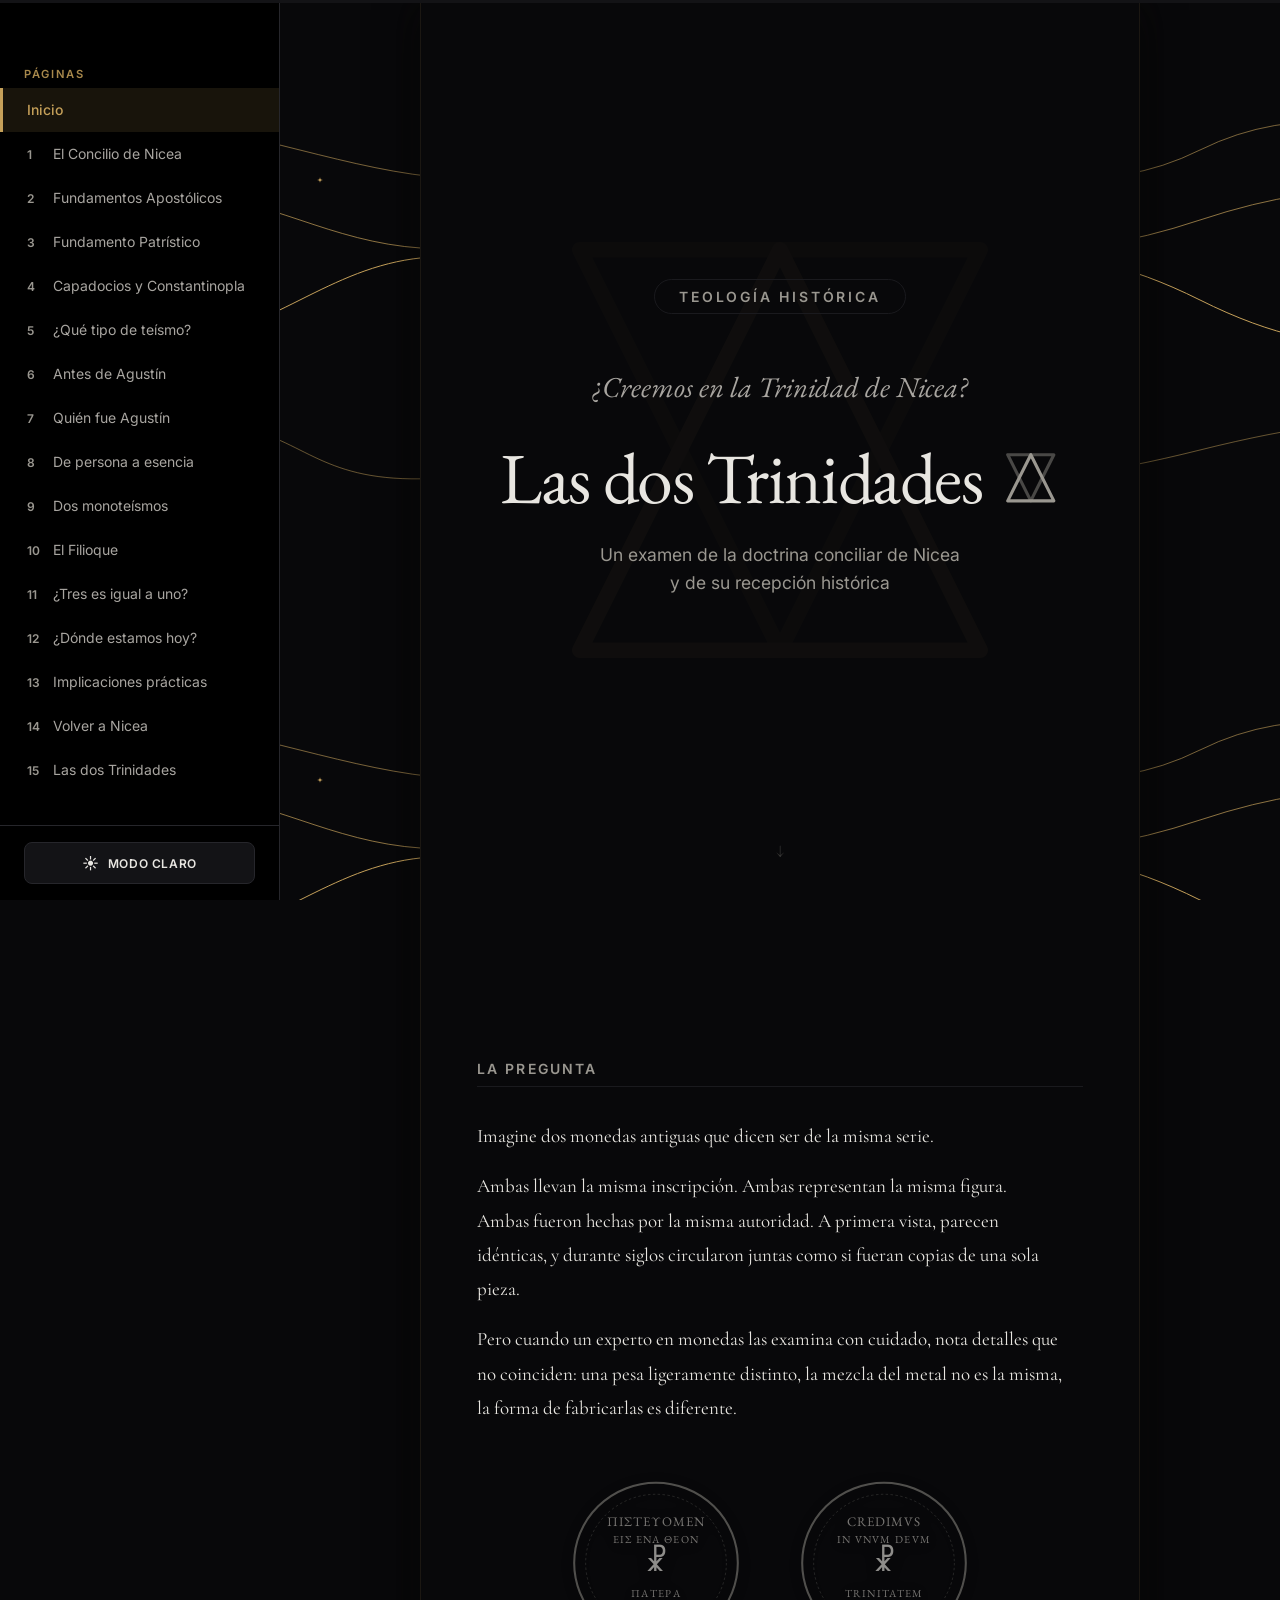
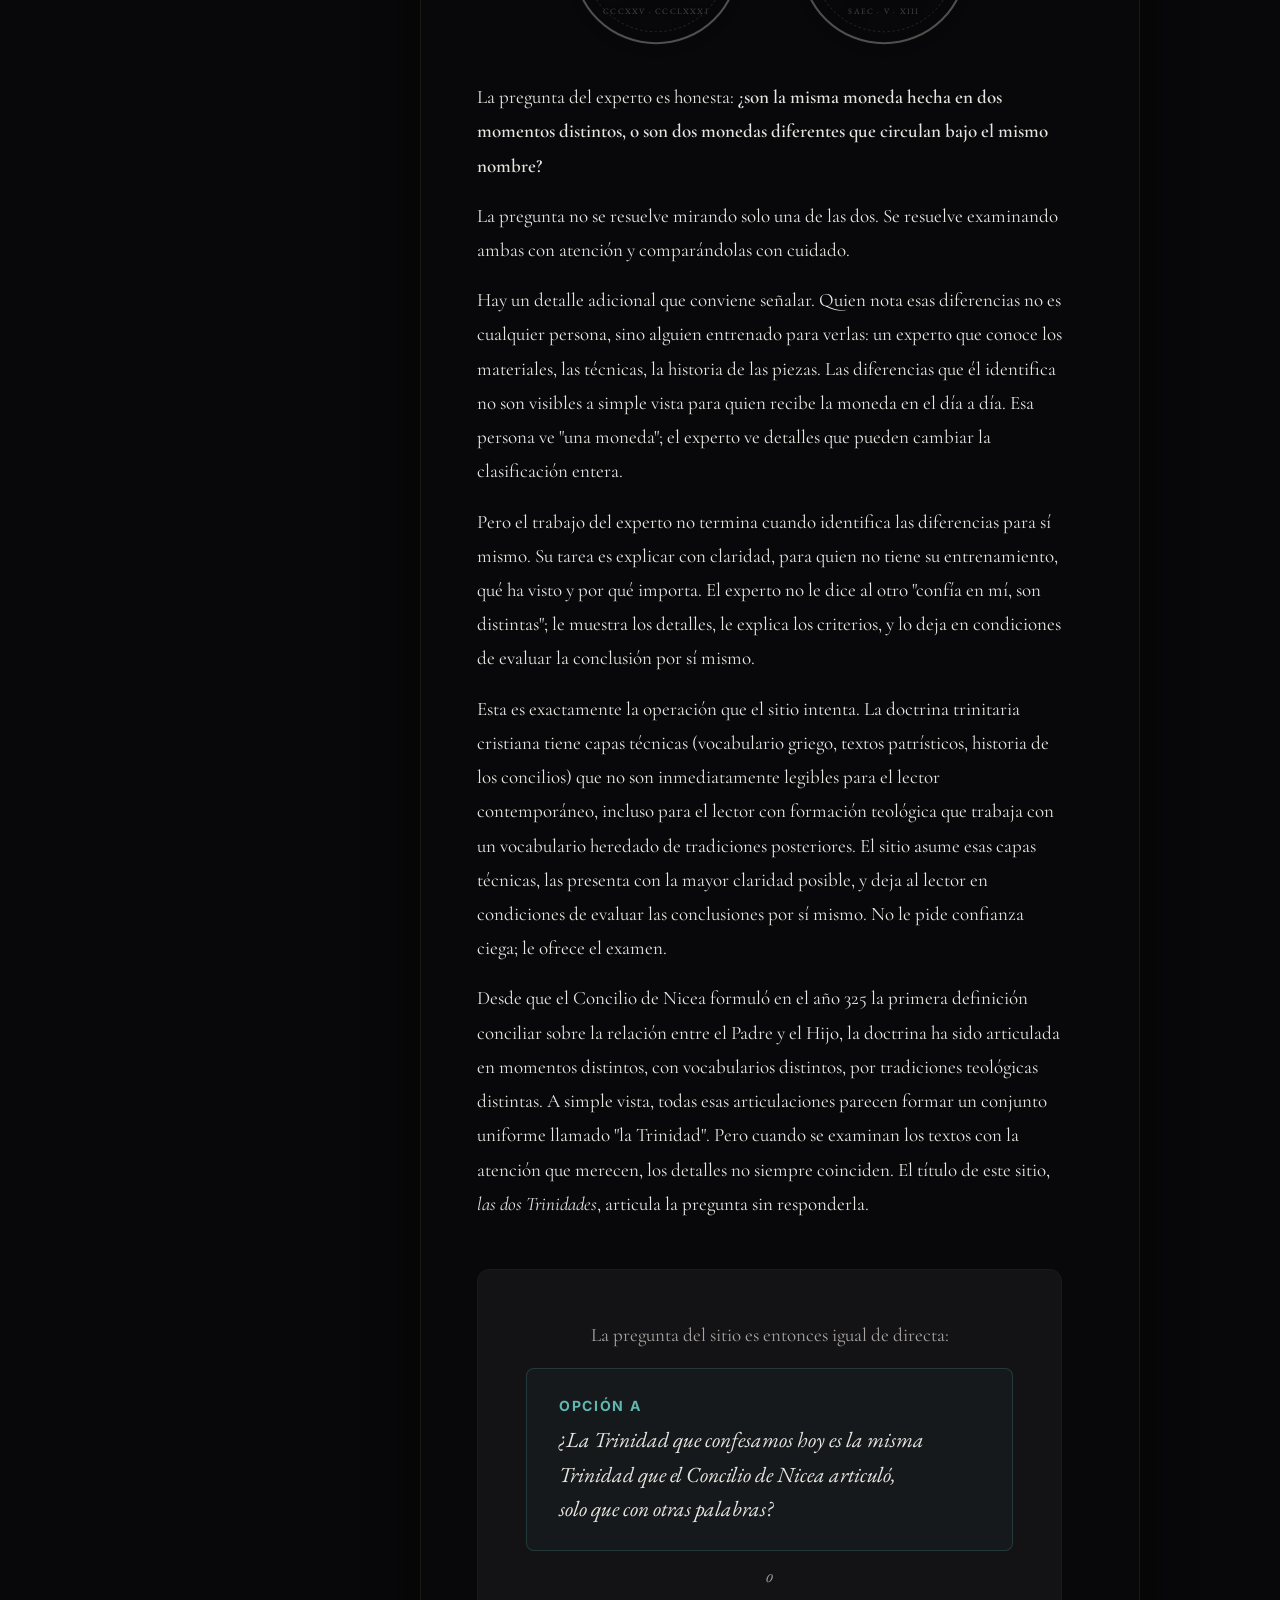
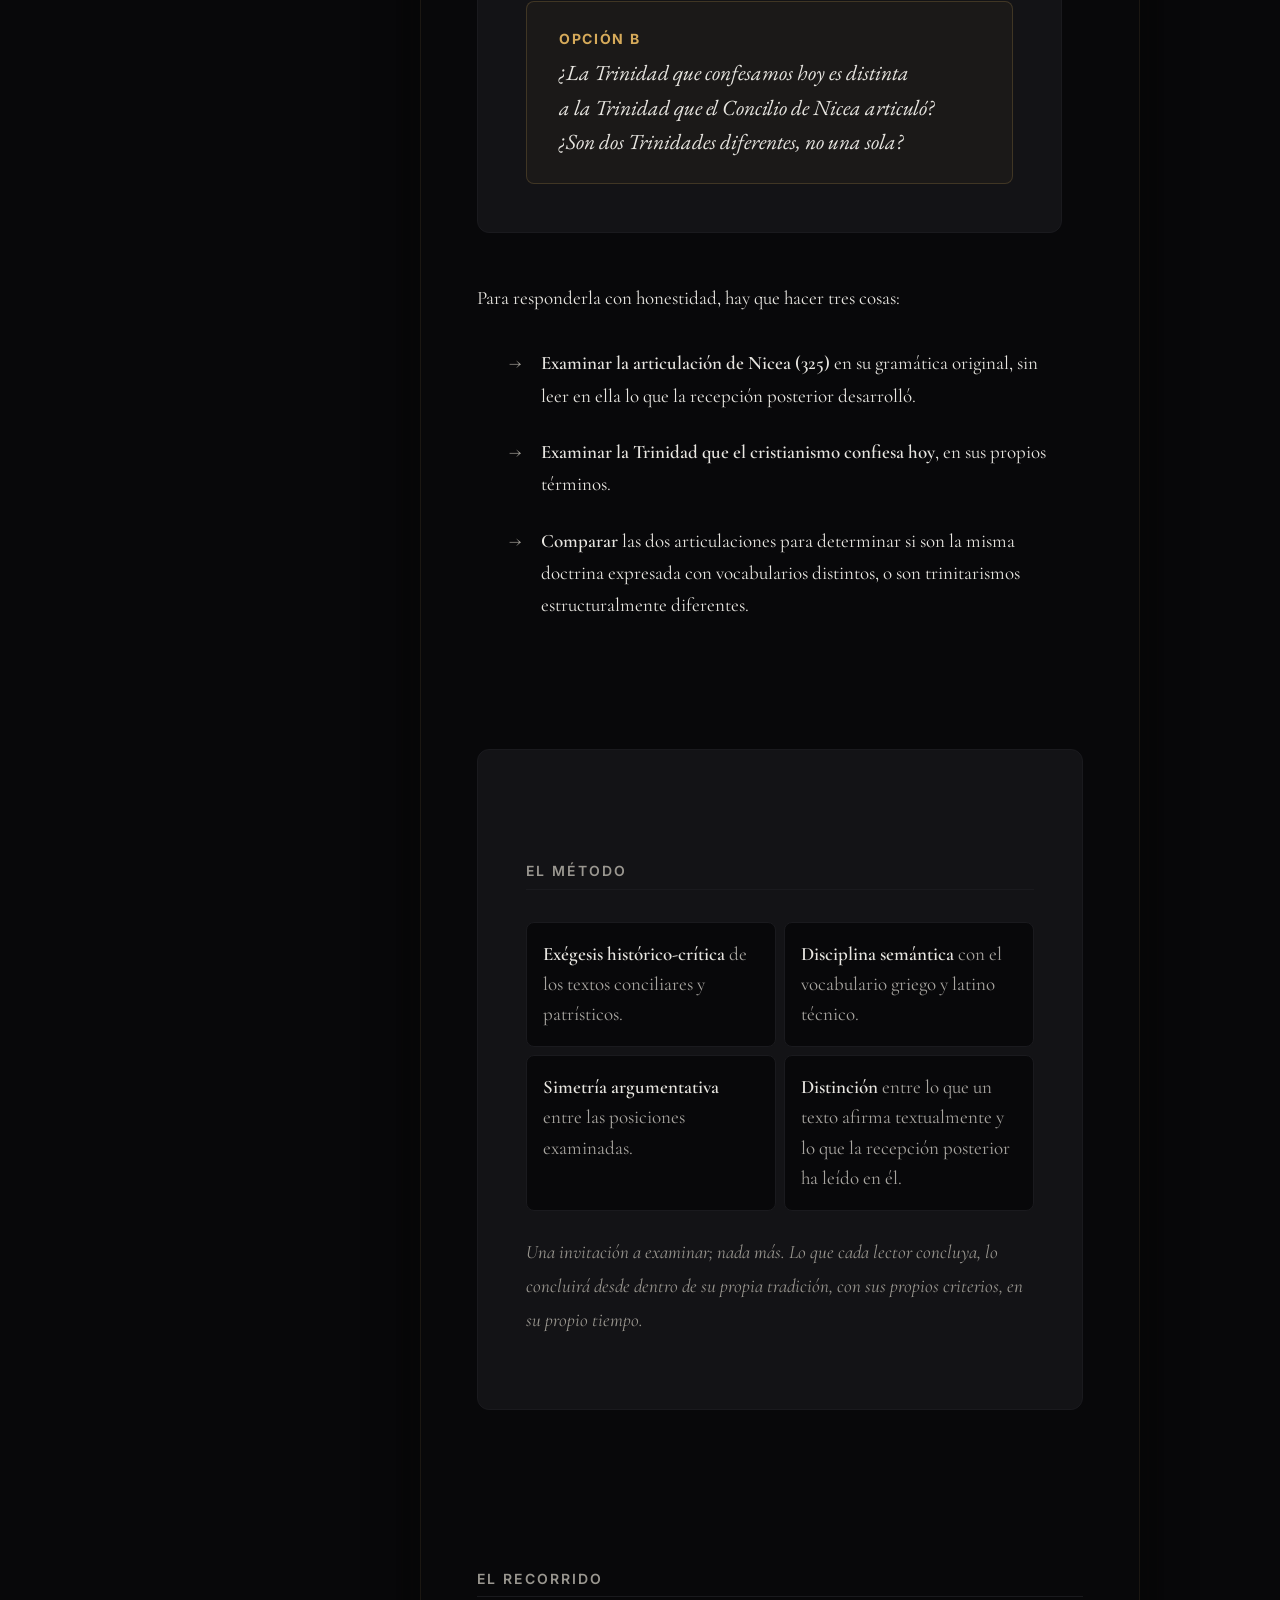
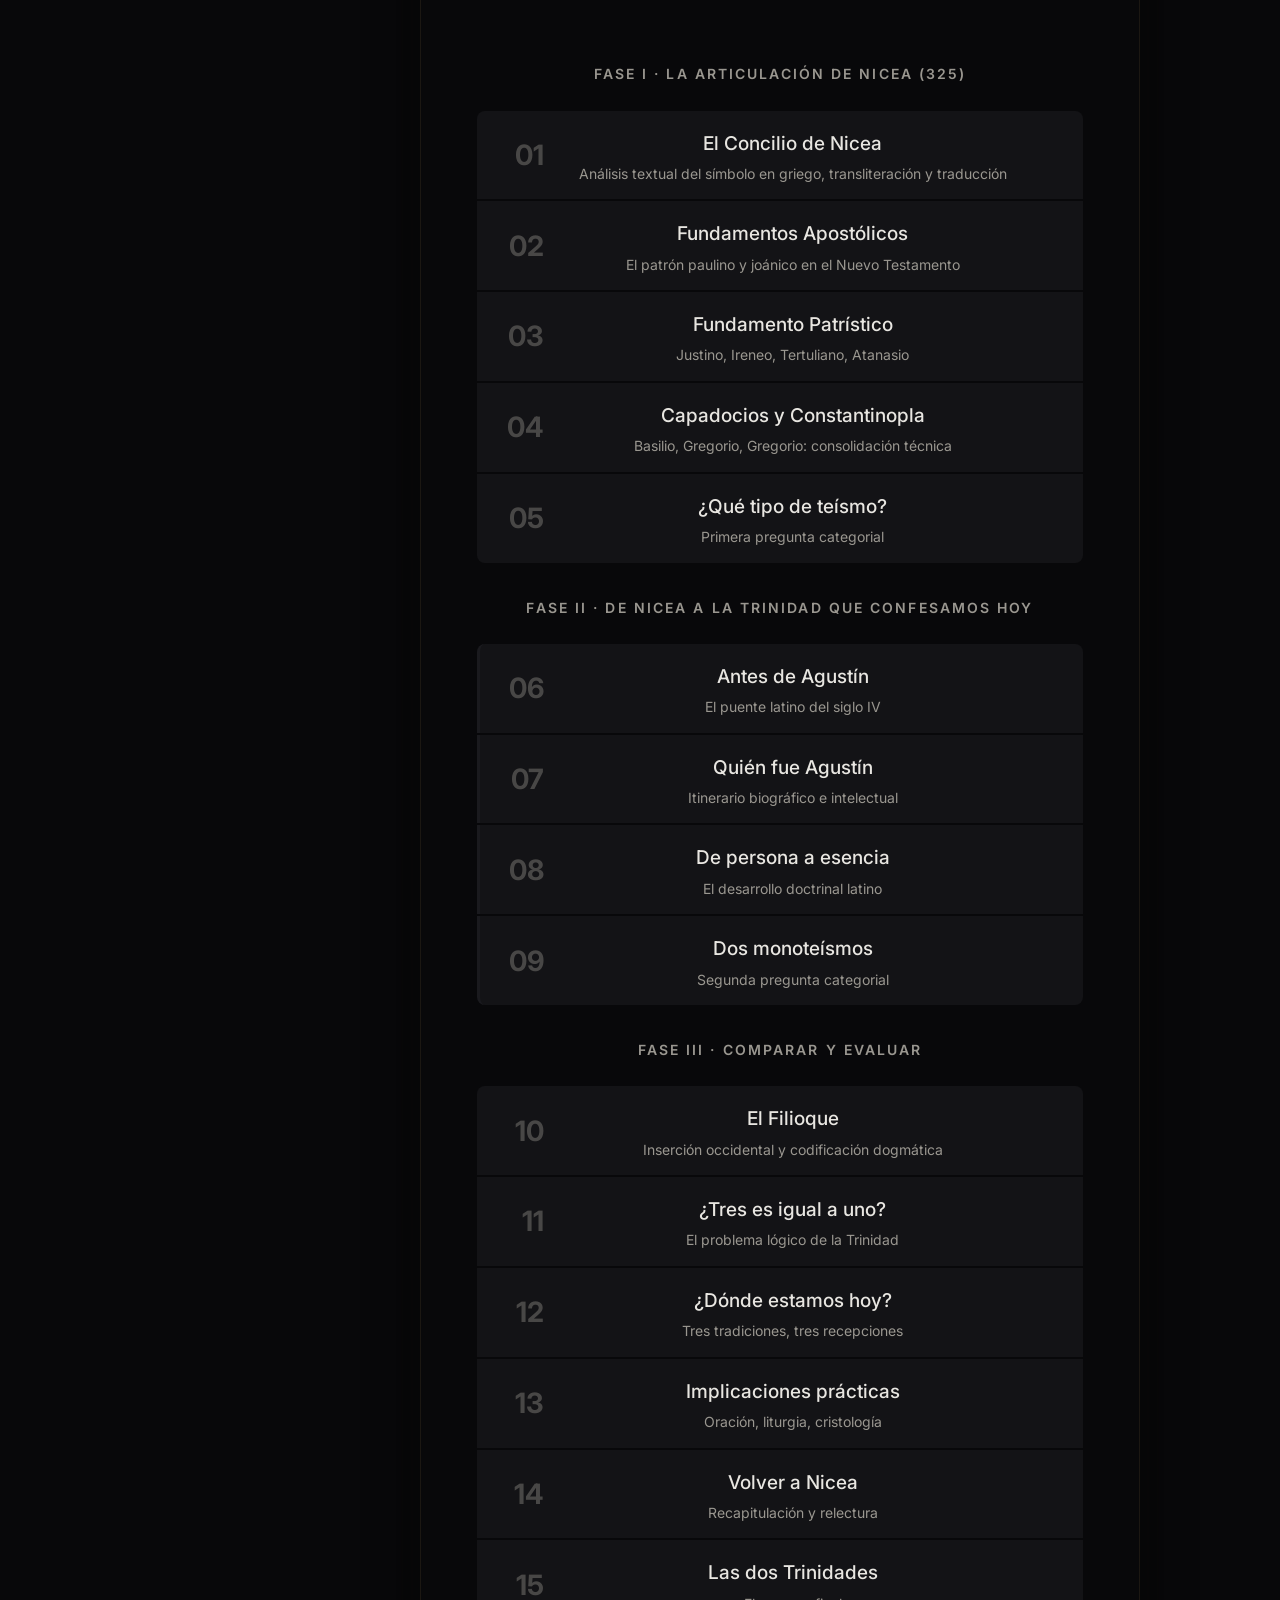
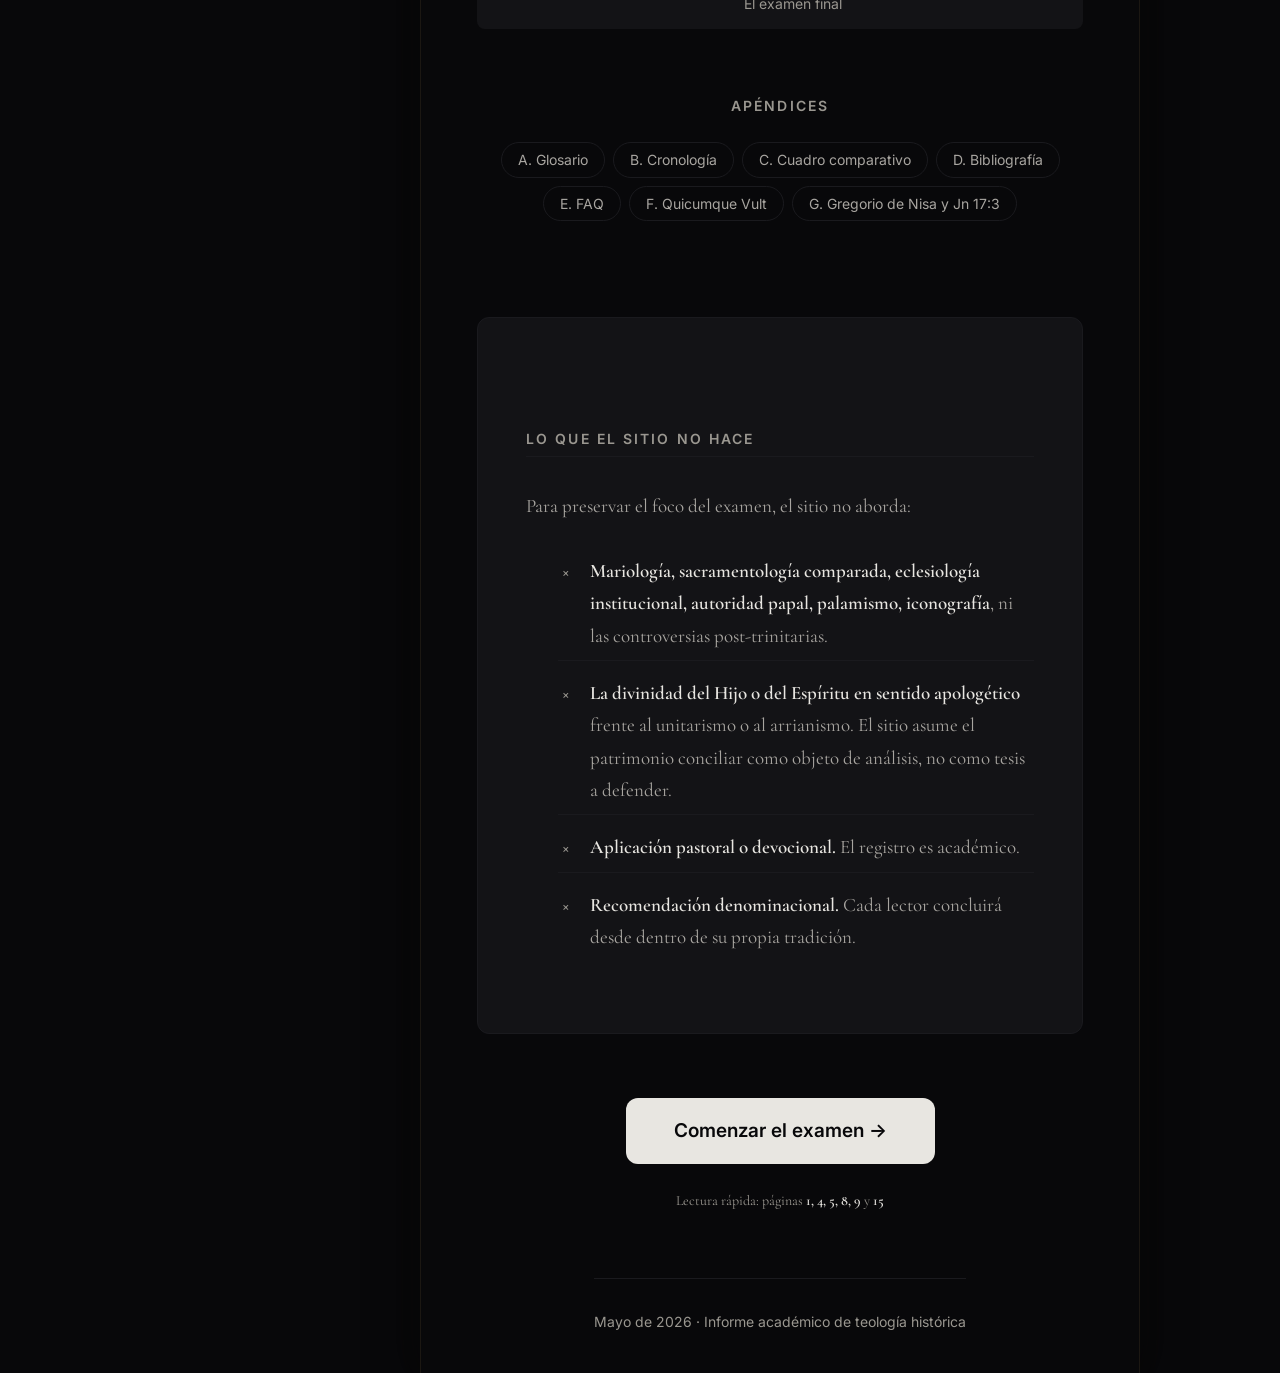
<file: index.html>
<!DOCTYPE html>
<html lang="es" data-theme="dark">
<head>
  <meta charset="UTF-8">
  <meta name="viewport" content="width=device-width, initial-scale=1.0">
  <title>Las dos Trinidades</title>
  <meta name="description" content="La doctrina conciliar de Nicea y el desplazamiento agustiniano: qué cambió, por qué importa hoy. Análisis riguroso de las dos gramáticas trinitarias.">
  <meta name="theme-color" content="#0F0F1A">

  <!-- Fonts -->
  <link rel="preconnect" href="https://fonts.googleapis.com">
  <link rel="preconnect" href="https://fonts.gstatic.com" crossorigin>
  <link href="https://fonts.googleapis.com/css2?family=EB+Garamond:ital,wght@0,400;0,600;1,400&display=swap" rel="stylesheet">

  <!-- Favicon -->
  <link rel="icon" type="image/png" sizes="32x32" href="img/favicon-32.png">
  <link rel="icon" type="image/png" sizes="512x512" href="img/favicon-512.png">
  <link rel="apple-touch-icon" sizes="180x180" href="img/apple-touch-icon.png">

  <!-- Open Graph (WhatsApp, Facebook, etc.) -->
  <meta property="og:type" content="website">
  <meta property="og:title" content="Las dos Trinidades">
  <meta property="og:description" content="¿Qué dice realmente el Credo de Nicea? ¿Cambió la doctrina trinitaria con Agustín? Análisis textual riguroso, desde el griego hasta hoy.">
  <meta property="og:image" content="https://hotheos.github.io/lasdostrinidades/img/og-image.png">
  <meta property="og:image:width" content="1024">
  <meta property="og:image:height" content="1024">
  <meta property="og:url" content="https://hotheos.github.io/lasdostrinidades/">
  <meta property="og:site_name" content="Las dos Trinidades">
  <meta property="og:locale" content="es_ES">

  <!-- Twitter Card -->
  <meta name="twitter:card" content="summary_large_image">
  <meta name="twitter:title" content="Las dos Trinidades">
  <meta name="twitter:description" content="¿Qué dice realmente el Credo de Nicea? ¿Cambió la doctrina trinitaria con Agustín? Análisis textual riguroso.">
  <meta name="twitter:image" content="https://hotheos.github.io/lasdostrinidades/img/og-image.png">

  <!-- Stylesheets -->
  <link rel="stylesheet" href="css/design-system.css?v=20260521_comments_v3">
  <link rel="stylesheet" href="css/layout.css?v=20260521_comments_v3">
  <link rel="stylesheet" href="css/components.css?v=20260521_comments_v3">
  <link rel="stylesheet" href="css/landing.css?v=20260521_comments_v3">
</head>
<body>

  <!-- Progress Bar -->
  <div class="progress-bar" role="progressbar" aria-label="Progreso de lectura">
    <div class="progress-bar__fill" id="progress-fill"></div>
  </div>

  <!-- Mobile Menu Toggle -->
  <button class="mobile-menu-toggle" id="mobile-menu-toggle" aria-label="Abrir menú">
    ☰
  </button>

  <!-- Mobile TOC Toggle -->
  <button class="mobile-toc-toggle" id="mobile-toc-toggle" aria-label="Abrir índice de la sección">
    <svg class="mobile-toc-toggle__icon" width="20" height="20" viewBox="0 0 24 24" fill="none" stroke="currentColor" stroke-width="2" stroke-linecap="round" stroke-linejoin="round" aria-hidden="true">
      <path d="M2 3h6a4 4 0 0 1 4 4v14a3 3 0 0 0-3-3H2z"></path>
      <path d="M22 3h-6a4 4 0 0 0-4 4v14a3 3 0 0 1 3-3h7z"></path>
    </svg>
  </button>



  <!-- Sidebar Overlay (mobile) -->
  <div class="sidebar-overlay" id="sidebar-overlay"></div>

  <!-- Scroll to Top -->
  <button class="scroll-top" id="scroll-top" aria-label="Volver arriba">↑</button>

  <!-- App Shell -->
  <div class="app" id="app">

    <!-- Sidebar -->
    <aside class="sidebar" id="sidebar">
      <nav class="sidebar__nav" id="sidebar-nav" aria-label="Navegación principal">
        <!-- Built by JS -->
      </nav>
      <div class="sidebar__footer">
        <button class="sidebar__theme-toggle" id="sidebar-theme-toggle" aria-label="Cambiar tema">
          <span class="sidebar__theme-toggle-icon" id="sidebar-theme-icon">☼</span>
          <span class="sidebar__theme-toggle-label">Modo Claro</span>
        </button>
      </div>
    </aside>

    <!-- Main Content -->
    <main class="main">
      <div class="content-wrapper" id="content-wrapper">
        <div class="content" id="content" style="transition: opacity 0.25s ease;">
          <!-- Loaded by router -->
        </div>
      </div>
    </main>

    <!-- Table of Contents -->
    <nav class="toc" aria-label="Tabla de contenido de la sección">
      <div class="toc__title">En esta página</div>
      <ul class="toc__list" id="toc-list"></ul>
    </nav>

  </div>

  <!-- Scripts -->
  <script src="js/markdown-renderer.js?v=20260521_comments_v3"></script>
  <script src="js/app.js?v=20260521_comments_v3"></script>
</body>
</html>
</file>
<file: css/design-system.css>
/* ============================================================
   LAS DOS TRINIDADES : Design System
   ============================================================
   Dark mode by default. Light mode via [data-theme="light"].
   Chromatic coding: green = Nicene/fontal, brown = Augustinian/essentialist.
   ============================================================ */

@import url('https://fonts.googleapis.com/css2?family=Cormorant+Garamond:ital,wght@0,400;0,500;0,600;0,700;1,400;1,500;1,600&family=Inter:wght@300;400;500;600;700&family=Noto+Serif:ital,wght@0,400;0,700;1,400&display=swap');

/* ---- Root: Dark Mode (default) ---- */
:root {
  /* Background */
  --bg-primary: #08080A;
  --bg-secondary: #131316;
  --bg-tertiary: #1F1F24;
  --bg-surface: #17171B;
  --bg-content-solid: var(--bg-primary);
  --border-content-subtle: rgba(197, 160, 89, 0.1);
  --shadow-content-glow: 0 10px 40px rgba(0, 0, 0, 0.6), 0 0 40px rgba(197, 160, 89, 0.03);

  /* Text */
  --text-primary: #E8E6E1;
  --text-secondary: #A8A5A0;
  --text-tertiary: #9A9790;
  --text-inverse: #08080A;

  /* Accent: Nicene / Fontal (green family) */
  --accent-nicene: #38B285;
  --accent-nicene-dim: #247A5B;
  --accent-nicene-bg: rgba(56, 178, 133, 0.08);
  --accent-nicene-border: rgba(56, 178, 133, 0.3);

  /* Accent: Augustinian / Essentialist (warm family) */
  --accent-augustine: #D4A574;
  --accent-augustine-dim: #8B6B4A;
  --accent-augustine-bg: rgba(212, 165, 116, 0.08);
  --accent-augustine-border: rgba(212, 165, 116, 0.3);

  /* Accent: Biblical / Source (gold) */
  --accent-gold: #FFD700;
  --accent-gold-dim: #B8960B;
  --accent-gold-bg: rgba(255, 215, 0, 0.06);
  --accent-gold-border: rgba(255, 215, 0, 0.25);

  /* Accent: General / Neutral (gold metal) */
  --accent-neutral: #C5A059;
  --accent-neutral-dim: #9E7F43;
  --accent-neutral-bg: rgba(197, 160, 89, 0.08);
  --accent-neutral-border: rgba(197, 160, 89, 0.3);

  /* UI elements */
  --border-color: #26262B;
  --border-subtle: #1A1A1E;
  --shadow-sm: 0 1px 3px rgba(0, 0, 0, 0.4);
  --shadow-md: 0 4px 12px rgba(0, 0, 0, 0.5);
  --shadow-lg: 0 8px 32px rgba(0, 0, 0, 0.6);

  /* Scrollbar */
  --scrollbar-track: #000000;
  --scrollbar-thumb: #2A2A30;
  --scrollbar-thumb-hover: #3E3E48;

  /* Progress bar */
  --progress-bg: #131316;
  --progress-fill: linear-gradient(90deg, #A77C38, #E2B766);

  /* Sidebar */
  --sidebar-bg: #000000;
  --sidebar-active: rgba(197, 160, 89, 0.12);
  --sidebar-hover: rgba(255, 255, 255, 0.02);
  --sidebar-text: #A8A5A0;
  --sidebar-text-active: #C5A059;

  /* Tooltip */
  --tooltip-bg: #1F1F24;
  --tooltip-border: #26262B;
  --tooltip-text: #E8E6E1;

  /* Enlaces y Selección dinámicos */
  --link-color: var(--accent-neutral);
  --link-hover-color: var(--accent-neutral-dim);
  --selection-bg: var(--accent-neutral);
  --selection-color: var(--text-inverse);

  /* Unified Quote Block Styles */
  --quote-border: var(--accent-neutral);
  --quote-bg: var(--accent-neutral-bg);

  /* Typography */
  --font-body: 'Cormorant Garamond', 'Noto Serif', Georgia, serif;
  --font-ui: 'Inter', -apple-system, BlinkMacSystemFont, 'Segoe UI', sans-serif;
  --font-greek: 'Noto Serif', 'Times New Roman', serif;

  /* Font sizes */
  --fs-xs: 0.75rem;
  --fs-sm: 0.875rem;
  --fs-base: 1.188rem;
  --fs-md: 1.1rem;
  --fs-lg: 1.35rem;
  --fs-xl: 1.75rem;
  --fs-2xl: 2.25rem;
  --fs-3xl: 3rem;

  /* Line heights */
  --lh-tight: 1.3;
  --lh-base: 1.8;
  --lh-loose: 2;

  /* Spacing scale */
  --space-xs: 0.25rem;
  --space-sm: 0.5rem;
  --space-md: 1rem;
  --space-lg: 1.5rem;
  --space-xl: 2rem;
  --space-2xl: 3rem;
  --space-3xl: 4rem;
  --space-4xl: 6rem;

  /* Layout */
  --sidebar-width: 280px;
  --toc-width: 220px;
  --content-max-width: 720px;
  --content-padding: clamp(1.25rem, 5vw, 3rem);

  /* Borders */
  --radius-sm: 4px;
  --radius-md: 8px;
  --radius-lg: 12px;
  --radius-xl: 16px;

  /* Transitions */
  --transition-fast: 150ms ease;
  --transition-base: 250ms ease;
  --transition-slow: 400ms ease;

  /* Z-index scale */
  --z-sidebar: 100;
  --z-toc: 50;
  --z-progress: 200;
  --z-tooltip: 300;
  --z-overlay: 400;
  --z-modal: 500;
}

/* ---- Light Mode ---- */
[data-theme="light"] {
  --bg-primary: #FDFBF7;
  --bg-secondary: #F5F0E8;
  --bg-tertiary: #EDE7DB;
  --bg-surface: #FFFFFF;
  --bg-content-solid: var(--bg-primary);
  --border-content-subtle: rgba(154, 123, 10, 0.1);
  --shadow-content-glow: 0 10px 40px rgba(0, 0, 0, 0.04), 0 0 30px rgba(154, 123, 10, 0.02);

  --text-primary: #2D2D2D;
  --text-secondary: #5A5A5A;
  --text-tertiary: #8A8A8A;
  --text-inverse: #FDFBF7;

  --accent-nicene: #1B7A72;
  --accent-nicene-dim: #4ECDC4;
  --accent-nicene-bg: rgba(27, 122, 114, 0.06);
  --accent-nicene-border: rgba(27, 122, 114, 0.25);

  --accent-augustine: #8B4513;
  --accent-augustine-dim: #D4A574;
  --accent-augustine-bg: rgba(139, 69, 19, 0.06);
  --accent-augustine-border: rgba(139, 69, 19, 0.25);

  --accent-gold: #9A7B0A;
  --accent-gold-dim: #C9A30A;
  --accent-gold-bg: rgba(154, 123, 10, 0.06);
  --accent-gold-border: rgba(154, 123, 10, 0.2);

  --accent-neutral: var(--accent-gold);
  --accent-neutral-dim: var(--accent-gold-dim);
  --accent-neutral-bg: var(--accent-gold-bg);
  --accent-neutral-border: var(--accent-gold-border);

  --border-color: #E0D8CC;
  --border-subtle: #EDE7DB;
  --shadow-sm: 0 1px 3px rgba(0, 0, 0, 0.06);
  --shadow-md: 0 4px 12px rgba(0, 0, 0, 0.08);
  --shadow-lg: 0 8px 32px rgba(0, 0, 0, 0.1);

  --scrollbar-track: #F5F0E8;
  --scrollbar-thumb: #D0C8BC;
  --scrollbar-thumb-hover: #B8B0A4;

  --progress-bg: #F5F0E8;
  --progress-fill: linear-gradient(90deg, #9A7B0A, #C9A30A);

  --sidebar-bg: #F0EBE2;
  --sidebar-active: var(--accent-gold-bg);
  --sidebar-hover: rgba(0, 0, 0, 0.03);
  --sidebar-text: #5A5A5A;
  --sidebar-text-active: var(--accent-gold);

  --tooltip-bg: #FFFFFF;
  --tooltip-border: #E0D8CC;
  --tooltip-text: #2D2D2D;

  /* Enlaces y Selección dinámicos */
  --link-color: var(--accent-gold);
  --link-hover-color: var(--accent-gold-dim);
  --selection-bg: var(--accent-gold);
  --selection-color: var(--text-inverse);

  /* Unified Quote Block Styles */
  --quote-border: var(--accent-gold);
  --quote-bg: var(--accent-gold-bg);
}

/* ---- Base Reset ---- */
*,
*::before,
*::after {
  margin: 0;
  padding: 0;
  box-sizing: border-box;
}

html {
  font-size: 16px;
  scroll-behavior: smooth;
  -webkit-font-smoothing: antialiased;
  -moz-osx-font-smoothing: grayscale;
}

body {
  font-family: var(--font-body);
  font-size: var(--fs-base);
  line-height: var(--lh-base);
  color: var(--text-primary);
  background-color: var(--bg-primary);
  transition: background-color var(--transition-base), color var(--transition-base);
  overflow-x: hidden;
}

/* ---- Scrollbar ---- */
::-webkit-scrollbar {
  width: 8px;
}

::-webkit-scrollbar-track {
  background: var(--scrollbar-track);
}

::-webkit-scrollbar-thumb {
  background: var(--scrollbar-thumb);
  border-radius: 4px;
}

::-webkit-scrollbar-thumb:hover {
  background: var(--scrollbar-thumb-hover);
}

/* ---- Typography ---- */
h1, h2, h3, h4, h5, h6 {
  font-family: var(--font-ui);
  color: var(--text-primary);
  line-height: var(--lh-tight);
}

h1 {
  font-family: var(--font-body);
  font-size: var(--fs-3xl);
  font-weight: 700;
  letter-spacing: -0.02em;
  margin-bottom: var(--space-lg);
}

h2 {
  font-size: var(--fs-xl);
  font-weight: 600;
  margin-top: var(--space-3xl);
  margin-bottom: var(--space-lg);
}

h3 {
  font-size: var(--fs-lg);
  font-weight: 600;
  margin-top: var(--space-2xl);
  margin-bottom: var(--space-md);
}

h4 {
  font-size: var(--fs-md);
  font-weight: 600;
  margin-top: var(--space-xl);
  margin-bottom: var(--space-sm);
}

p {
  margin-bottom: var(--space-lg);
}

strong {
  font-weight: 600;
  color: var(--text-primary);
}

em {
  font-style: italic;
}

a {
  color: var(--link-color);
  text-decoration: none;
  transition: color var(--transition-fast);
}

a:hover {
  color: var(--link-hover-color);
  text-decoration: underline;
}

/* ---- Selection ---- */
::selection {
  background-color: var(--selection-bg);
  color: var(--selection-color);
}

/* ---- Utility classes ---- */
.text-secondary { color: var(--text-secondary); }
.text-tertiary { color: var(--text-tertiary); }
.text-nicene { color: var(--accent-nicene); }
.text-augustine { color: var(--accent-augustine); }
.text-gold { color: var(--accent-gold); }
.font-ui { font-family: var(--font-ui); }
.font-body { font-family: var(--font-body); }
.font-greek { font-family: var(--font-greek); }
.visually-hidden {
  position: absolute;
  width: 1px;
  height: 1px;
  padding: 0;
  margin: -1px;
  overflow: hidden;
  clip: rect(0, 0, 0, 0);
  border: 0;
}
</file>
<file: css/layout.css>
/* ============================================================
   LAS DOS TRINIDADES : Layout
   ============================================================
   Three-panel layout: sidebar | content | TOC
   Responsive: single column on mobile.
   ============================================================ */

/* ---- Progress Bar ---- */
.progress-bar {
  position: fixed;
  top: 0;
  left: 0;
  width: 100%;
  height: 3px;
  background: var(--progress-bg);
  z-index: var(--z-progress);
}

.progress-bar__fill {
  height: 100%;
  width: 0%;
  background: var(--progress-fill);
  transition: width 80ms linear;
  border-radius: 0 2px 2px 0;
}

/* ---- App Shell ---- */
.app {
  display: flex;
  min-height: 100vh;
}

/* ---- Sidebar ---- */
.sidebar {
  position: fixed;
  top: 0;
  left: 0;
  width: var(--sidebar-width);
  height: 100vh;
  background: var(--sidebar-bg);
  border-right: 1px solid var(--border-color);
  overflow-y: auto;
  z-index: var(--z-sidebar);
  display: flex;
  flex-direction: column;
  transition: transform var(--transition-base);
}

.sidebar__nav {
  flex: 1;
  padding: var(--space-xl) 0;
  overflow-y: auto;
}

.sidebar__section-label {
  font-family: var(--font-ui);
  font-size: 0.7rem;
  font-weight: 600;
  color: var(--accent-neutral);
  text-transform: uppercase;
  letter-spacing: 0.15em;
  padding: var(--space-xl) var(--space-lg) var(--space-xs);
  opacity: 0.85;
}

.sidebar__link {
  display: flex;
  align-items: baseline;
  gap: var(--space-sm);
  padding: 0.75rem var(--space-lg);
  font-family: var(--font-ui);
  font-size: var(--fs-sm);
  color: var(--sidebar-text);
  text-decoration: none;
  transition: background-color var(--transition-fast), color var(--transition-fast), border-left-color var(--transition-fast), padding-left var(--transition-fast);
  border-left: 3px solid transparent;
  line-height: 1.4;
  min-height: 44px;
  -webkit-tap-highlight-color: transparent;
}

.sidebar__link:hover {
  background: var(--sidebar-hover);
  color: var(--text-primary);
  text-decoration: none;
  padding-left: calc(var(--space-lg) + 4px);
}

.sidebar__link.active {
  background: var(--sidebar-active);
  color: var(--sidebar-text-active);
  border-left-color: var(--sidebar-text-active);
  font-weight: 500;
}

.sidebar__link-number {
  font-size: var(--fs-xs);
  font-weight: 600;
  color: var(--text-tertiary);
  min-width: 1.5em;
  flex-shrink: 0;
}

.sidebar__link.active .sidebar__link-number {
  color: var(--sidebar-text-active);
}

/* Sidebar Footer & Theme Toggle */
.sidebar__footer {
  padding: var(--space-md) var(--space-lg);
  border-top: 1px solid var(--border-color);
  background: var(--sidebar-bg);
  display: flex;
  justify-content: center;
}

[data-theme="light"] .sidebar__footer {
  border-top: 1px solid var(--border-color);
}

.sidebar__theme-toggle {
  display: flex;
  align-items: center;
  justify-content: center;
  gap: var(--space-sm);
  width: 100%;
  padding: 0.75rem var(--space-md);
  background: var(--bg-secondary);
  border: 1px solid var(--border-color);
  border-radius: var(--radius-md);
  color: var(--text-primary);
  font-family: var(--font-ui);
  font-size: var(--fs-xs);
  font-weight: 600;
  text-transform: uppercase;
  letter-spacing: 0.05em;
  cursor: pointer;
  transition: all var(--transition-fast);
  -webkit-tap-highlight-color: transparent;
}

[data-theme="light"] .sidebar__theme-toggle {
  background: var(--bg-surface);
  border-color: var(--border-color);
}

.sidebar__theme-toggle:hover {
  background: var(--bg-tertiary);
  border-color: var(--accent-neutral-border);
  color: var(--link-color);
}

[data-theme="light"] .sidebar__theme-toggle:hover {
  background: var(--bg-secondary);
  border-color: var(--accent-neutral-border);
}

.sidebar__theme-toggle-icon {
  font-size: 1rem;
  line-height: 1;
}



/* ---- Main Content ---- */
.main {
  flex: 1;
  margin-left: var(--sidebar-width);
  min-height: 100vh;
  display: flex;
  justify-content: center;
  /* Hilos de Oro: Seamless Wavy Golden Threads Background with microscopic sparkles */
  background-image: url("data:image/svg+xml,%3Csvg xmlns='http://www.w3.org/2000/svg' width='1200' height='600' viewBox='0 0 1200 600' fill='none'%3E%3Cpath d='M 0 150 C 200 50, 400 250, 600 150 C 800 50, 1000 250, 1200 150' stroke='%23C5A059' stroke-width='0.6' stroke-linecap='round'/%3E%3Cpath d='M 0 220 C 300 120, 300 320, 600 220 C 900 120, 900 320, 1200 220' stroke='%23C5A059' stroke-width='0.7' stroke-linecap='round'/%3E%3Cpath d='M 0 300 C 300 450, 300 150, 600 300 C 900 450, 900 150, 1200 300' stroke='%23C5A059' stroke-width='1.0' stroke-linecap='round'/%3E%3Cpath d='M 0 450 C 400 350, 200 550, 600 450 C 1000 350, 800 550, 1200 450' stroke='%23C5A059' stroke-width='0.5' stroke-linecap='round'/%3E%3Ccircle cx='180' cy='120' r='1' fill='%23C5A059'/%3E%3Ccircle cx='450' cy='380' r='1.5' fill='%23C5A059'/%3E%3Ccircle cx='720' cy='220' r='1' fill='%23C5A059'/%3E%3Ccircle cx='950' cy='480' r='1' fill='%23C5A059'/%3E%3Cpath d='M 320 177 Q 320 180 323 180 Q 320 180 320 183 Q 320 180 317 180 Q 320 180 320 177 Z' fill='%23C5A059'/%3E%3Cpath d='M 850 286 Q 850 290 854 290 Q 850 290 850 294 Q 850 290 846 290 Q 850 290 850 286 Z' fill='%23C5A059'/%3E%3C/svg%3E");
  background-repeat: repeat;
  background-size: 1200px 600px;
}

[data-theme="light"] .main {
  background-image: url("data:image/svg+xml,%3Csvg xmlns='http://www.w3.org/2000/svg' width='1200' height='600' viewBox='0 0 1200 600' fill='none'%3E%3Cpath d='M 0 150 C 200 50, 400 250, 600 150 C 800 50, 1000 250, 1200 150' stroke='%239A7B0A' stroke-width='0.6' stroke-linecap='round'/%3E%3Cpath d='M 0 220 C 300 120, 300 320, 600 220 C 900 120, 900 320, 1200 220' stroke='%239A7B0A' stroke-width='0.7' stroke-linecap='round'/%3E%3Cpath d='M 0 300 C 300 450, 300 150, 600 300 C 900 450, 900 150, 1200 300' stroke='%239A7B0A' stroke-width='1.0' stroke-linecap='round'/%3E%3Cpath d='M 0 450 C 400 350, 200 550, 600 450 C 1000 350, 800 550, 1200 450' stroke='%239A7B0A' stroke-width='0.5' stroke-linecap='round'/%3E%3Ccircle cx='180' cy='120' r='1' fill='%239A7B0A'/%3E%3Ccircle cx='450' cy='380' r='1.5' fill='%239A7B0A'/%3E%3Ccircle cx='720' cy='220' r='1' fill='%239A7B0A'/%3E%3Ccircle cx='950' cy='480' r='1' fill='%239A7B0A'/%3E%3Cpath d='M 320 177 Q 320 180 323 180 Q 320 180 320 183 Q 320 180 317 180 Q 320 180 320 177 Z' fill='%239A7B0A'/%3E%3Cpath d='M 850 286 Q 850 290 854 290 Q 850 290 850 294 Q 850 290 846 290 Q 850 290 850 286 Z' fill='%239A7B0A'/%3E%3C/svg%3E");
}

.content-wrapper {
  width: 100%;
  max-width: var(--content-max-width);
  display: flex;
  flex-direction: column;
}

.content {
  width: 100%;
  padding: var(--space-3xl) var(--content-padding) var(--space-4xl);
  background-color: var(--bg-content-solid);
  transition: background-color var(--transition-base), border-color var(--transition-base), box-shadow var(--transition-base);
}

@media (min-width: 901px) {
  .main {
    background-attachment: fixed;
  }

  .content {
    border-left: 1px solid var(--border-content-subtle);
    border-right: 1px solid var(--border-content-subtle);
    border-radius: var(--radius-lg);
    box-shadow: var(--shadow-content-glow);
    margin-top: var(--space-2xl);
    margin-bottom: var(--space-2xl);
  }
}

/* Zero out padding and margin for landing page content container to allow perfect vertical centering */
.content:has(.landing) {
  padding-top: 0 !important;
  padding-bottom: 0 !important;
}

@media (min-width: 901px) {
  .content:has(.landing) {
    margin-top: 0 !important;
    margin-bottom: 0 !important;
    border-radius: 0 !important;
    min-height: 100vh;
  }
}

@media (max-width: 900px) {
  .content:has(.landing) {
    padding-top: 0 !important;
  }
}

/* ---- Table of Contents (right panel) ---- */
.toc {
  position: fixed;
  right: var(--space-xl);
  top: var(--space-3xl);
  width: var(--toc-width);
  max-height: calc(100vh - 11rem);
  overflow-y: auto;
  z-index: var(--z-toc);
  padding: var(--space-md);
  border-radius: var(--radius-md);
  background-color: var(--bg-surface);
  border: 1px solid var(--border-color);
  box-shadow: var(--shadow-sm);
}

.toc__title {
  font-family: var(--font-ui);
  font-size: var(--fs-xs);
  font-weight: 700;
  color: var(--accent-neutral);
  text-transform: uppercase;
  letter-spacing: 0.15em;
  margin-bottom: var(--space-lg);
  display: flex;
  align-items: center;
  justify-content: center;
  text-align: center;
  gap: var(--space-md);
}

.toc__title::before,
.toc__title::after {
  content: '';
  flex: 1;
  border-bottom: 1px solid var(--border-color);
  opacity: 0.5;
}

.toc__list {
  list-style: none;
  padding-left: 0;
  margin: 0;
  border-left: 1px solid var(--border-subtle);
  position: relative;
  transition: border-color var(--transition-normal);
}

/* Elegant faint gold vertical line in dark theme */
[data-theme="dark"] .toc__list {
  border-left: 1px solid rgba(197, 160, 89, 0.15);
}

.toc__item {
  padding-left: 0;
  margin: 0;
}

.toc__link {
  display: block;
  font-family: var(--font-ui);
  text-decoration: none;
  color: var(--text-tertiary);
  border-left: 2px solid transparent;
  margin-left: -1px;
  transition: all var(--transition-fast) ease-in-out;
  line-height: 1.5;
}

.toc__link--h2 {
  font-size: var(--fs-xs);
  font-weight: 600;
  padding: var(--space-sm) 0 var(--space-sm) var(--space-md);
  color: var(--text-secondary);
}

.toc__link--h3 {
  font-size: calc(var(--fs-xs) - 0.05rem);
  font-weight: 400;
  padding: var(--space-xs) 0 var(--space-xs) var(--space-xl);
  color: var(--text-tertiary);
}

.toc__link:hover {
  color: var(--text-primary);
  text-decoration: none;
}

.toc__link.active {
  color: var(--accent-neutral);
  border-left-color: var(--accent-neutral);
  font-weight: 700;
}

.toc__link--h3.active {
  font-weight: 600;
}

/* ---- Mobile Menu Toggle ---- */
.mobile-menu-toggle {
  display: none;
  position: fixed;
  top: var(--space-md);
  left: var(--space-md);
  z-index: calc(var(--z-sidebar) + 1);
  background: var(--bg-secondary);
  border: 1px solid var(--border-color);
  border-radius: var(--radius-md);
  padding: var(--space-sm);
  cursor: pointer;
  color: var(--text-primary);
  font-size: 1.25rem;
  line-height: 1;
  width: 44px;
  height: 44px;
  align-items: center;
  justify-content: center;
  transition: all var(--transition-fast);
  -webkit-tap-highlight-color: transparent;
}

.mobile-menu-toggle:hover {
  border-color: var(--link-color);
}

/* ---- Mobile TOC Toggle ---- */
.mobile-toc-toggle {
  display: none;
  position: fixed;
  top: var(--space-md);
  right: var(--space-md);
  z-index: calc(var(--z-sidebar) + 1);
  background: var(--bg-secondary);
  border: 1px solid var(--border-color);
  border-radius: var(--radius-md);
  padding: var(--space-sm);
  cursor: pointer;
  color: var(--text-primary);
  width: 44px;
  height: 44px;
  align-items: center;
  justify-content: center;
  transition: all var(--transition-fast);
  -webkit-tap-highlight-color: transparent;
}

.mobile-toc-toggle:hover {
  border-color: var(--link-color);
}

.mobile-toc-toggle__icon {
  width: 20px;
  height: 20px;
}

/* ---- Overlay (mobile) ---- */
.sidebar-overlay {
  position: fixed;
  inset: 0;
  background: rgba(0, 0, 0, 0.4);
  z-index: calc(var(--z-sidebar) - 1);
  opacity: 0;
  visibility: hidden;
  pointer-events: none;
  transition: opacity var(--transition-base), visibility var(--transition-base);
}

.sidebar-overlay.visible {
  opacity: 1;
  visibility: visible;
  pointer-events: auto;
}

/* ---- Responsive ---- */

/* Table of Contents adaptive sliding drawer */
@media (max-width: 1200px) {
  .mobile-toc-toggle {
    display: flex;
  }

  .toc {
    position: fixed;
    top: 0;
    right: 0;
    width: 280px;
    height: 100vh;
    max-height: 100vh;
    transform: translateX(100%);
    transition: transform var(--transition-base);
    z-index: var(--z-sidebar);
    border-radius: 0;
    border: none;
    border-left: 1px solid var(--border-color);
    box-shadow: var(--shadow-lg);
    background-color: var(--sidebar-bg);
    padding: var(--space-xl) var(--space-lg);
  }

  .toc.open {
    transform: translateX(0);
  }
}

/* Tablet */
@media (max-width: 900px) {
  .sidebar {
    transform: translateX(-100%);
  }

  .sidebar.open {
    transform: translateX(0);
  }

  .mobile-menu-toggle {
    display: flex;
  }

  .main {
    margin-left: 0;
  }

  .content {
    padding-top: calc(var(--space-3xl) + 44px); /* space for mobile toggle */
  }
}

/* Mobile */
@media (max-width: 600px) {
  :root {
    --fs-base: 1.0625rem;
    --fs-3xl: 1.65rem;
    --fs-2xl: 1.4rem;
    --fs-xl: 1.25rem;
    --fs-lg: 1.1rem;
    --fs-md: 1rem;
    --fs-sm: 0.8125rem;
  }

  .content {
    padding-left: var(--space-lg);
    padding-right: var(--space-lg);
  }

  h2 {
    margin-top: var(--space-2xl);
  }

  h3 {
    margin-top: var(--space-xl);
  }
}

/* Small mobile (iPhone SE, narrow screens) */
@media (max-width: 380px) {
  :root {
    --fs-base: 1rem;
    --fs-3xl: 1.5rem;
    --fs-2xl: 1.3rem;
  }

  .content {
    padding-left: var(--space-md);
    padding-right: var(--space-md);
  }
}

/* Safe area for notched devices (iPhone X+) */
@supports (padding: env(safe-area-inset-top)) {
  .mobile-menu-toggle {
    top: calc(var(--space-md) + env(safe-area-inset-top));
    left: calc(var(--space-md) + env(safe-area-inset-left));
  }

  .mobile-toc-toggle {
    top: calc(var(--space-md) + env(safe-area-inset-top));
    right: calc(var(--space-md) + env(safe-area-inset-right));
  }

  .content {
    padding-left: calc(var(--space-lg) + env(safe-area-inset-left));
    padding-right: calc(var(--space-lg) + env(safe-area-inset-right));
  }

  @media (max-width: 900px) {
    .content {
      padding-top: calc(var(--space-3xl) + 44px + env(safe-area-inset-top));
    }
  }
}

/* ---- Print ---- */
@media print {
  .sidebar,
  .toc,
  .progress-bar,
  .mobile-menu-toggle,
  .mobile-toc-toggle,
  .page-nav,
  .sidebar-overlay {
    display: none !important;
  }

  .main {
    margin-left: 0;
  }

  .content {
    max-width: 100%;
    padding: 0;
  }

  body {
    font-size: 11pt;
    line-height: 1.6;
    color: #000;
    background: #fff;
  }

  h1, h2, h3 {
    page-break-after: avoid;
  }

  blockquote {
    page-break-inside: avoid;
  }

  a {
    color: #000;
    text-decoration: underline;
  }
}
</file>
<file: css/components.css>
/* ============================================================
   LAS DOS TRINIDADES : Content Components
   ============================================================ */

/* ---- Section Epigraph ---- */
.epigraph {
  text-align: center;
  padding: var(--space-3xl) var(--space-xl);
  margin-bottom: var(--space-3xl);
  border-bottom: 1px solid var(--border-subtle);
}

.epigraph__text {
  font-family: var(--font-body);
  font-size: var(--fs-xl);
  font-style: italic;
  font-weight: 400;
  color: var(--text-primary);
  line-height: 1.5;
  max-width: 500px;
  margin: 0 auto var(--space-md);
  opacity: 0;
  animation: fadeInUp 0.8s ease forwards;
}

.epigraph__original {
  font-family: var(--font-body);
  font-size: var(--fs-md);
  font-style: italic;
  color: var(--text-secondary);
  margin-top: var(--space-md);
  margin-bottom: var(--space-md);
  opacity: 0;
  animation: fadeInUp 0.8s ease 0.2s forwards;
}

.epigraph__source {
  font-family: var(--font-ui);
  font-size: var(--fs-sm);
  color: var(--text-tertiary);
  opacity: 0;
  animation: fadeInUp 0.8s ease 0.4s forwards;
}

@keyframes fadeInUp {
  from {
    opacity: 0;
    transform: translateY(12px);
  }
  to {
    opacity: 1;
    transform: translateY(0);
  }
}

/* ---- Blockquote Source (patristic, biblical, conciliar, modern) ---- */
.quote-source {
  position: relative;
  margin: var(--space-xl) 0;
  padding: var(--space-lg) var(--space-xl);
  background: var(--quote-bg);
  border-radius: var(--radius-md);
  border-left: 4px solid var(--quote-border);
}

.quote-source--biblical,
.quote-source--nicene,
.quote-source--patristic-nicene,
.quote-source--augustinian,
.quote-source--patristic-augustinian,
.quote-source--conciliar {
  border-left-color: var(--quote-border);
  background: var(--quote-bg);
}

.quote-source__text {
  font-family: var(--font-body);
  font-style: italic;
  font-size: var(--fs-base);
  line-height: var(--lh-base);
  color: var(--text-primary);
  margin-bottom: var(--space-md);
}

.quote-source__original {
  font-family: var(--font-body);
  font-size: var(--fs-sm);
  font-style: italic;
  color: var(--text-secondary);
  margin-bottom: var(--space-md);
  margin-top: var(--space-md);
  padding-top: var(--space-sm);
  border-top: 1px solid var(--border-subtle);
}

.quote-source__ref {
  font-family: var(--font-ui);
  font-size: var(--fs-sm);
  color: var(--text-tertiary);
  display: flex;
  align-items: center;
  justify-content: space-between;
}

.quote-source__copy {
  background: none;
  border: none;
  color: var(--text-tertiary);
  cursor: pointer;
  font-size: var(--fs-sm);
  padding: var(--space-xs);
  border-radius: var(--radius-sm);
  transition: all var(--transition-fast);
}

.quote-source__copy:hover {
  color: var(--text-primary);
  background: var(--bg-tertiary);
}

/* ---- Greek/Latin Term Tooltip ---- */
.term {
  position: relative;
  display: inline;
  border-bottom: 1px dotted var(--text-tertiary);
  cursor: help;
  transition: border-color var(--transition-fast);
}

.term:hover {
  border-bottom-color: var(--link-color);
}

.term__tooltip {
  position: absolute;
  bottom: calc(100% + 8px);
  left: 50%;
  transform: translateX(-50%);
  background: var(--tooltip-bg);
  border: 1px solid var(--tooltip-border);
  border-radius: var(--radius-md);
  padding: var(--space-sm) var(--space-md);
  min-width: 200px;
  max-width: 320px;
  box-shadow: var(--shadow-md);
  opacity: 0;
  visibility: hidden;
  transition: all var(--transition-fast);
  pointer-events: none;
  z-index: var(--z-tooltip);
  font-family: var(--font-ui);
  font-size: var(--fs-sm);
  line-height: 1.5;
  text-align: left;
}

.term:hover .term__tooltip,
.term:focus .term__tooltip {
  opacity: 1;
  visibility: visible;
  pointer-events: auto;
}

.term__tooltip::after {
  content: '';
  position: absolute;
  top: 100%;
  left: 50%;
  transform: translateX(-50%);
  border: 6px solid transparent;
  border-top-color: var(--tooltip-border);
}

.term__original {
  font-family: var(--font-greek);
  font-size: var(--fs-base);
  color: var(--text-primary);
  display: block;
  margin-bottom: 2px;
}

.term__transliteration {
  font-style: italic;
  color: var(--link-color);
  display: block;
  margin-bottom: 4px;
}

.term__meaning {
  color: var(--text-secondary);
}

/* ---- Comparison Table ---- */
.comparison-table {
  width: 100%;
  margin: var(--space-xl) 0;
  border-collapse: separate;
  border-spacing: 0;
  border-radius: var(--radius-md);
  overflow: hidden;
  font-family: var(--font-ui);
  font-size: var(--fs-sm);
  line-height: 1.5;
}

.comparison-table th {
  padding: var(--space-md) var(--space-lg);
  font-weight: 600;
  text-align: left;
  font-size: var(--fs-sm);
  text-transform: uppercase;
  letter-spacing: 0.05em;
}

.comparison-table th:first-child {
  background: var(--bg-tertiary);
  color: var(--text-secondary);
  width: 25%;
}

.comparison-table th.col-nicene {
  background: var(--accent-nicene-bg);
  color: var(--accent-nicene);
  border-bottom: 2px solid var(--accent-nicene-border);
}

.comparison-table th.col-augustine {
  background: var(--accent-augustine-bg);
  color: var(--accent-augustine);
  border-bottom: 2px solid var(--accent-augustine-border);
}

.comparison-table td {
  padding: var(--space-md) var(--space-lg);
  border-bottom: 1px solid var(--border-subtle);
  vertical-align: top;
  color: var(--text-primary);
}

.comparison-table td:first-child {
  font-weight: 500;
  color: var(--text-primary);
  background: var(--bg-secondary);
}

.comparison-table tr:last-child td {
  border-bottom: none;
}

.comparison-table tr:hover td {
  background: var(--bg-secondary);
}

.comparison-table tr:hover td:first-child {
  background: var(--bg-tertiary);
}

/* ---- Word Table (4-column analysis) ---- */
.word-table {
  width: 100%;
  margin: var(--space-xl) 0;
  border-collapse: collapse;
  font-family: var(--font-ui);
  font-size: var(--fs-sm);
}

.word-table th {
  padding: var(--space-sm) var(--space-md);
  background: var(--bg-tertiary);
  font-weight: 600;
  text-align: left;
  font-size: var(--fs-xs);
  text-transform: uppercase;
  letter-spacing: 0.05em;
  color: var(--text-secondary);
  border-bottom: 2px solid var(--border-color);
}

.word-table td {
  padding: var(--space-sm) var(--space-md);
  border-bottom: 1px solid var(--border-subtle);
  vertical-align: middle;
}

.word-table td:first-child {
  font-family: var(--font-greek);
  font-size: var(--fs-base);
}

.word-table td:nth-child(2) {
  font-style: italic;
  color: var(--text-primary);
}

.word-table td:nth-child(3) {
  font-family: var(--font-greek);
  font-size: var(--fs-sm);
  color: var(--text-secondary);
}

.word-table tr:hover td {
  background: var(--bg-secondary);
}

/* Responsive: horizontal scroll for word tables */
.word-table-wrapper {
  overflow-x: auto;
  margin: var(--space-xl) 0;
  border-radius: var(--radius-md);
  border: 1px solid var(--border-subtle);
}

.word-table-wrapper .word-table {
  margin: 0;
  min-width: 500px;
}

/* ---- Callout Box ---- */
.callout {
  margin: var(--space-xl) 0;
  padding: var(--space-lg);
  border-radius: var(--radius-md);
  border: 1px solid var(--border-color);
  background: var(--bg-secondary);
}

.callout__header {
  display: flex;
  align-items: center;
  gap: var(--space-sm);
  margin-bottom: var(--space-md);
  font-family: var(--font-ui);
  font-size: var(--fs-sm);
  font-weight: 600;
  text-transform: uppercase;
  letter-spacing: 0.05em;
}

.callout--info {
  border-color: var(--accent-nicene-border);
  background: var(--accent-nicene-bg);
}

.callout--info .callout__header {
  color: var(--accent-nicene);
}

.callout--method {
  border-color: var(--accent-neutral-border);
  background: var(--accent-neutral-bg);
}

.callout--method .callout__header {
  color: var(--accent-neutral);
}

.callout--caution {
  border-color: var(--accent-augustine-border);
  background: var(--accent-augustine-bg);
}

.callout--caution .callout__header {
  color: var(--accent-augustine);
}

.callout--key {
  border-color: var(--accent-gold-border);
  background: var(--accent-gold-bg);
}

.callout--key .callout__header {
  color: var(--accent-gold);
}

.callout__body {
  font-size: var(--fs-base);
  line-height: var(--lh-base);
}

.callout__body p:last-child {
  margin-bottom: 0;
}

/* ---- Expandable Note ---- */
.expandable {
  margin: var(--space-lg) 0;
  border: 1px solid var(--border-subtle);
  border-radius: var(--radius-md);
  overflow: hidden;
}

.expandable__toggle {
  display: flex;
  align-items: center;
  gap: var(--space-sm);
  width: 100%;
  padding: var(--space-md) var(--space-lg);
  background: var(--bg-secondary);
  border: none;
  cursor: pointer;
  font-family: var(--font-ui);
  font-size: var(--fs-sm);
  font-weight: 500;
  color: var(--text-secondary);
  text-align: left;
  transition: all var(--transition-fast);
}

.expandable__toggle:hover {
  background: var(--bg-tertiary);
  color: var(--text-primary);
}

.expandable__icon {
  transition: transform var(--transition-fast);
  font-size: 0.8em;
}

.expandable.open .expandable__icon {
  transform: rotate(90deg);
}

.expandable__content {
  max-height: 0;
  overflow: hidden;
  transition: max-height var(--transition-slow);
}

.expandable.open .expandable__content {
  max-height: 2000px;
}

.expandable__inner {
  padding: var(--space-lg);
  border-top: 1px solid var(--border-subtle);
}


/* ---- Horizontal Rule / Section Separator ---- */
.section-separator {
  border: none;
}

/* ---- Lists ---- */
.content ul,
.content ol {
  margin-bottom: var(--space-lg);
  padding-left: var(--space-xl);
}

.content li {
  margin-bottom: var(--space-sm);
  line-height: var(--lh-base);
}

.content li::marker {
  color: var(--text-tertiary);
}

/* ---- Inline code / Latin terms ---- */
.latin {
  font-style: italic;
}

/* ---- Page title area ---- */
.page-header {
  margin-bottom: var(--space-3xl);
}

.page-header__number {
  font-family: var(--font-ui);
  font-size: var(--fs-sm);
  font-weight: 600;
  color: var(--link-color);
  text-transform: uppercase;
  letter-spacing: 0.15em;
  margin-bottom: var(--space-sm);
  display: block;
}

.page-header__title {
  font-family: var(--font-body);
  font-size: var(--fs-3xl);
  font-weight: 700;
  color: var(--text-primary);
  line-height: var(--lh-tight);
  letter-spacing: -0.02em;
}

/* ---- Code Blocks ---- */
.code-block {
  background: var(--bg-secondary);
  border: 1px solid var(--border-color);
  border-radius: var(--radius-md);
  padding: var(--space-lg);
  margin: var(--space-xl) 0;
  overflow-x: auto;
  font-family: 'SF Mono', 'Fira Code', 'Consolas', monospace;
  font-size: var(--fs-sm);
  line-height: 1.6;
  color: var(--text-secondary);
}

/* ---- Theology Diagrams ---- */
.theology-diagram {
  margin: var(--space-xl) 0;
  border-radius: var(--radius-lg);
  overflow: hidden;
}

.theology-diagram__title {
  font-family: var(--font-ui);
  font-size: var(--fs-xs);
  font-weight: 600;
  text-transform: uppercase;
  letter-spacing: 0.1em;
  padding: var(--space-md) var(--space-lg);
}

/* ---- Nicene Diagram (fontal-asymmetric) ---- */
.theology-diagram--nicene {
  border: 1px solid var(--accent-nicene-border);
  background: var(--accent-nicene-bg);
}

.theology-diagram--nicene .theology-diagram__title {
  color: var(--accent-nicene);
  border-bottom: 1px solid var(--accent-nicene-border);
}

.diagram-nicene {
  padding: var(--space-xl) var(--space-lg);
  display: flex;
  flex-direction: column;
  align-items: center;
  gap: var(--space-lg);
}

.diagram-nicene__source {
  text-align: center;
  padding: var(--space-md) var(--space-xl);
  background: var(--accent-nicene);
  color: var(--bg-primary);
  border-radius: var(--radius-lg);
  box-shadow: 0 4px 16px rgba(78, 205, 196, 0.2);
}

.diagram-nicene__label {
  display: block;
  font-family: var(--font-ui);
  font-size: var(--fs-lg);
  font-weight: 700;
}

.diagram-nicene__sublabel {
  display: block;
  font-family: var(--font-ui);
  font-size: var(--fs-xs);
  opacity: 0.85;
  margin-top: 2px;
}

.diagram-nicene__arrows {
  display: flex;
  gap: var(--space-4xl);
  justify-content: center;
}

.diagram-nicene__branch {
  display: flex;
  flex-direction: column;
  align-items: center;
}

.diagram-nicene__action {
  font-family: var(--font-ui);
  font-size: var(--fs-sm);
  color: var(--accent-nicene);
  font-style: italic;
}

.diagram-nicene__derived {
  display: flex;
  gap: var(--space-xl);
  justify-content: center;
  width: 100%;
}

.diagram-nicene__person {
  flex: 1;
  max-width: 280px;
  text-align: center;
  padding: var(--space-md) var(--space-lg);
  border: 1px solid var(--accent-nicene-border);
  border-radius: var(--radius-md);
  background: var(--bg-secondary);
}

.diagram-nicene__name {
  display: block;
  font-family: var(--font-ui);
  font-size: var(--fs-md);
  font-weight: 600;
  color: var(--accent-nicene);
  margin-bottom: var(--space-xs);
}

.diagram-nicene__desc {
  font-family: var(--font-ui);
  font-size: var(--fs-xs);
  color: var(--text-secondary);
  line-height: 1.4;
}

/* ---- Augustinian Diagram (essentialist-symmetric) ---- */
.theology-diagram--augustinian {
  border: 1px solid var(--accent-augustine-border);
  background: var(--accent-augustine-bg);
}

.theology-diagram--augustinian .theology-diagram__title {
  color: var(--accent-augustine);
  border-bottom: 1px solid var(--accent-augustine-border);
}

.diagram-augustinian {
  padding: var(--space-xl) var(--space-lg);
}

.diagram-augustinian__essence {
  border: 2px solid var(--accent-augustine);
  border-radius: var(--radius-lg);
  padding: var(--space-xl);
  background: rgba(212, 165, 116, 0.03);
}

.diagram-augustinian__essence-label {
  text-align: center;
  margin-bottom: var(--space-xl);
}

.diagram-augustinian__name {
  display: block;
  font-family: var(--font-ui);
  font-size: var(--fs-lg);
  font-weight: 700;
  color: var(--accent-augustine);
  font-style: italic;
}

.diagram-augustinian__sublabel {
  display: block;
  font-family: var(--font-ui);
  font-size: var(--fs-sm);
  color: var(--text-tertiary);
  margin-top: 2px;
}

.diagram-augustinian__persons {
  display: flex;
  gap: var(--space-md);
  justify-content: center;
}

.diagram-augustinian__person {
  flex: 1;
  max-width: 180px;
  text-align: center;
  padding: var(--space-md);
  border: 1px dashed var(--accent-augustine-border);
  border-radius: var(--radius-md);
  background: var(--bg-secondary);
}

.diagram-augustinian__pname {
  display: block;
  font-family: var(--font-ui);
  font-size: var(--fs-md);
  font-weight: 600;
  color: var(--accent-augustine);
}

.diagram-augustinian__prel {
  display: block;
  font-family: var(--font-ui);
  font-size: var(--fs-xs);
  color: var(--text-tertiary);
  margin-top: 2px;
}

/* ---- Responsive adjustments for components ---- */
@media (max-width: 600px) {
  .comparison-table {
    font-size: var(--fs-xs);
    display: block;
    overflow-x: auto;
    -webkit-overflow-scrolling: touch;
  }

  .comparison-table th,
  .comparison-table td {
    padding: var(--space-sm);
    min-width: 100px;
  }

  .comparison-table td:first-child,
  .comparison-table th:first-child {
    position: sticky;
    left: 0;
    z-index: 1;
    min-width: 80px;
  }

  .quote-source {
    padding: var(--space-md) var(--space-md);
    margin-left: 0;
    margin-right: 0;
    border-radius: var(--radius-sm);
  }

  .quote-source__text {
    font-size: var(--fs-base);
    line-height: 1.7;
  }

  .quote-source__original {
    font-size: var(--fs-xs);
    line-height: 1.5;
  }

  .epigraph {
    padding: var(--space-xl) var(--space-md);
  }

  .epigraph__text {
    font-size: var(--fs-lg);
  }

  .epigraph__original {
    font-size: var(--fs-sm);
  }

  .callout {
    padding: var(--space-md);
  }

  /* Diagram responsive */
  .diagram-nicene__arrows {
    gap: var(--space-xl);
  }

  .diagram-nicene__derived {
    flex-direction: column;
    align-items: center;
  }

  .diagram-nicene__person {
    max-width: 100%;
  }

  .diagram-augustinian__persons {
    flex-direction: column;
    align-items: center;
  }

  .diagram-augustinian__person {
    max-width: 100%;
  }

  /* Term tooltips: show below on mobile to avoid overflow */
  .term__tooltip {
    bottom: auto;
    top: calc(100% + 8px);
    left: 0;
    transform: none;
    max-width: 280px;
  }

  .term__tooltip::after {
    top: auto;
    bottom: 100%;
    border-top-color: transparent;
    border-bottom-color: var(--tooltip-border);
  }
}

/* ---- Page Navigation (Prev / Next) ---- */
.page-nav {
  display: flex;
  gap: var(--space-md);
  margin-top: var(--space-4xl);
  padding-top: var(--space-2xl);
  border-top: 1px solid var(--border-subtle);
}

.page-nav__link {
  flex: 1;
  display: flex;
  flex-direction: column;
  gap: var(--space-xs);
  padding: var(--space-lg);
  background: var(--bg-secondary);
  border: 1px solid var(--border-subtle);
  border-radius: var(--radius-md);
  text-decoration: none;
  transition: all var(--transition-fast);
}

.page-nav__link:hover {
  border-color: var(--accent-neutral-border);
  background: var(--accent-neutral-bg);
  text-decoration: none;
  transform: translateY(-2px);
}

.page-nav__link--prev {
  align-items: flex-start;
}

.page-nav__link--next {
  align-items: flex-end;
  text-align: right;
}

.page-nav__direction {
  font-family: var(--font-ui);
  font-size: var(--fs-xs);
  font-weight: 600;
  text-transform: uppercase;
  letter-spacing: 0.1em;
  color: var(--link-color);
}

.page-nav__title {
  font-family: var(--font-ui);
  font-size: var(--fs-sm);
  font-weight: 500;
  color: var(--text-primary);
}

.page-nav__spacer {
  flex: 1;
}

@media (max-width: 600px) {
  .page-nav {
    flex-direction: column;
  }

  .page-nav__link {
    padding: var(--space-lg);
    min-height: 56px;
  }

  .page-nav__link--next {
    align-items: flex-start;
    text-align: left;
  }
}

/* ---- Scroll to Top Button ---- */
.scroll-top {
  position: fixed;
  bottom: var(--space-xl);
  right: var(--space-lg);
  width: 44px;
  height: 44px;
  border-radius: 50%;
  background: var(--bg-secondary);
  border: 1px solid var(--border-color);
  color: var(--text-secondary);
  font-size: 1.2rem;
  cursor: pointer;
  display: flex;
  align-items: center;
  justify-content: center;
  opacity: 0;
  visibility: hidden;
  transform: translateY(10px);
  transition: all var(--transition-base);
  z-index: var(--z-toc);
  -webkit-tap-highlight-color: transparent;
  box-shadow: var(--shadow-md);
}

.scroll-top.visible {
  opacity: 1;
  visibility: visible;
  transform: translateY(0);
}

.scroll-top:hover {
  background: var(--bg-tertiary);
  border-color: var(--accent-neutral-border);
  color: var(--link-color);
}

@supports (padding: env(safe-area-inset-bottom)) {
  .scroll-top {
    bottom: calc(var(--space-xl) + env(safe-area-inset-bottom));
  }
}

/* Hide scroll-to-top when mobile sidebar overlay is active to prevent clashing */
.sidebar-overlay.visible ~ .scroll-top {
  opacity: 0 !important;
  visibility: hidden !important;
  pointer-events: none !important;
}



/* ============================================================
   MODO ADMINISTRADOR Y PANTALLA DE BLOQUEO (Contraseña)
   ============================================================ */

.lock-screen-container {
  display: flex;
  flex-direction: column;
  align-items: center;
  justify-content: center;
  min-height: 60vh;
  padding: var(--space-xl) 0;
  width: 100%;
}

.lock-card {
  background: var(--bg-surface);
  border: 1px solid var(--border-color);
  border-radius: var(--radius-lg);
  padding: var(--space-2xl) var(--space-xl);
  max-width: 460px;
  width: 100%;
  text-align: center;
  box-shadow: var(--shadow-lg);
  margin: 0 auto;
  transition: all var(--transition-base);
}

[data-theme="light"] .lock-card {
  background: var(--bg-surface);
  border-color: var(--border-color);
}

.lock-card__header {
  display: flex;
  flex-direction: column;
  align-items: center;
  gap: var(--space-sm);
  margin-bottom: var(--space-lg);
}

.lock-card__icon {
  font-size: 2.5rem;
  line-height: 1;
  filter: drop-shadow(0 4px 12px var(--accent-neutral-border));
  margin-bottom: var(--space-xs);
}

.lock-card__badge {
  font-family: var(--font-ui);
  font-size: var(--fs-xs);
  font-weight: 600;
  text-transform: uppercase;
  letter-spacing: 0.12em;
  color: var(--link-color);
  background: var(--accent-neutral-bg);
  border: 1px solid var(--accent-neutral-border);
  border-radius: 100px;
  padding: 3px 14px;
}

.lock-card__title {
  font-family: var(--font-body);
  font-size: var(--fs-xl);
  font-weight: 600;
  color: var(--text-primary);
  margin-bottom: var(--space-md);
  letter-spacing: -0.01em;
}

.lock-card__desc {
  font-family: var(--font-ui);
  font-size: var(--fs-sm);
  color: var(--text-secondary);
  line-height: 1.6;
  margin-bottom: var(--space-xl);
  max-width: 380px;
  margin-left: auto;
  margin-right: auto;
}

.lock-card__form {
  display: flex;
  flex-direction: column;
  gap: var(--space-md);
  max-width: 280px;
  margin: 0 auto;
}

.lock-card__input {
  width: 100%;
  padding: 0.75rem var(--space-md);
  border-radius: var(--radius-md);
  border: 1px solid var(--border-color);
  background: var(--bg-primary);
  color: var(--text-primary);
  font-family: var(--font-ui);
  font-size: var(--fs-sm);
  text-align: center;
  transition: all var(--transition-fast);
  outline: none;
}

.lock-card__input:focus {
  border-color: var(--link-color);
  box-shadow: 0 0 0 3px var(--accent-neutral-border);
}

.lock-card__button {
  width: 100%;
  padding: 0.75rem var(--space-md);
  border-radius: var(--radius-md);
  border: none;
  background: var(--link-color);
  color: var(--bg-primary);
  font-family: var(--font-ui);
  font-size: var(--fs-sm);
  font-weight: 600;
  cursor: pointer;
  transition: all var(--transition-base);
}

.lock-card__button:hover {
  transform: translateY(-2px);
  box-shadow: var(--shadow-md);
  filter: brightness(1.08);
}

.lock-card__button:active {
  transform: translateY(0);
}

.lock-card__error {
  font-family: var(--font-ui);
  font-size: var(--fs-xs);
  color: var(--accent-augustine);
  margin-top: var(--space-md);
  display: none;
}

.lock-card__error.visible {
  display: block;
  animation: fadeInUp var(--transition-fast) forwards;
}

.shake {
  animation: shake 0.4s ease-in-out;
}

.unlocked-success {
  transform: scale(0.96);
  opacity: 0;
}

/* ---- Floating Admin Banner ---- */
.admin-banner {
  display: flex;
  align-items: center;
  justify-content: space-between;
  gap: var(--space-md);
  padding: var(--space-sm) var(--space-lg);
  background: var(--accent-neutral-bg);
  border: 1px solid var(--accent-neutral-border);
  border-radius: var(--radius-md);
  margin-bottom: var(--space-xl);
  font-family: var(--font-ui);
  font-size: var(--fs-xs);
  color: var(--text-primary);
  animation: fadeInUp 0.4s ease;
}

.admin-banner__text {
  display: flex;
  align-items: center;
  gap: var(--space-sm);
}

.admin-banner__dot {
  width: 8px;
  height: 8px;
  border-radius: 50%;
  background: var(--link-color);
  display: inline-block;
  animation: blink 1.8s ease-in-out infinite;
}

.admin-banner__btn {
  background: none;
  border: 1px solid var(--accent-neutral-border);
  border-radius: var(--radius-sm);
  padding: 4px var(--space-sm);
  color: var(--link-color);
  cursor: pointer;
  transition: all var(--transition-fast);
  font-family: var(--font-ui);
  font-size: var(--fs-xs);
  font-weight: 500;
}

.admin-banner__btn:hover {
  background: var(--link-color);
  color: var(--bg-primary);
  border-color: var(--link-color);
}

/* ---- Keyframe Animations ---- */
@keyframes shake {
  0%, 100% { transform: translateX(0); }
  20%, 60% { transform: translateX(-6px); }
  40%, 80% { transform: translateX(6px); }
}

@keyframes blink {
  0%, 100% { opacity: 0.5; transform: scale(0.95); }
  50% { opacity: 1; transform: scale(1.05); }
}

/* ---- Premium Decorative Section Divider (HR) ---- */
hr {
  border: none;
  height: 32px;
  background-image: url("data:image/svg+xml,%3Csvg viewBox='0 0 800 32' fill='none' xmlns='http://www.w3.org/2000/svg'%3E%3Cpath d='M 40 16 C 30 16, 25 12, 30 8 C 35 4, 45 10, 40 16 L 330 16 C 350 16, 365 24, 375 24 C 385 24, 390 14, 385 8 C 378 2, 368 10, 375 18 C 380 24, 392 24, 397 18 C 400 15, 400 12, 400 16' stroke='%23C5A059' stroke-width='1.2' stroke-linecap='round' stroke-linejoin='round'/%3E%3Cpath d='M 760 16 C 770 16, 775 12, 770 8 C 765 4, 755 10, 760 16 L 470 16 C 450 16, 435 24, 425 24 C 415 24, 410 14, 415 8 C 422 2, 432 10, 425 18 C 420 24, 408 24, 403 18 C 400 15, 400 12, 400 16' stroke='%23C5A059' stroke-width='1.2' stroke-linecap='round' stroke-linejoin='round'/%3E%3Ccircle cx='400' cy='16' r='1.5' fill='%23C5A059'/%3E%3C/svg%3E");
  background-size: contain;
  background-repeat: no-repeat;
  background-position: center;
  margin: var(--space-4xl) 0;
  width: 100%;
  opacity: 0.6;
}

[data-theme="light"] hr {
  background-image: url("data:image/svg+xml,%3Csvg viewBox='0 0 800 32' fill='none' xmlns='http://www.w3.org/2000/svg'%3E%3Cpath d='M 40 16 C 30 16, 25 12, 30 8 C 35 4, 45 10, 40 16 L 330 16 C 350 16, 365 24, 375 24 C 385 24, 390 14, 385 8 C 378 2, 368 10, 375 18 C 380 24, 392 24, 397 18 C 400 15, 400 12, 400 16' stroke='%239A7B0A' stroke-width='1.2' stroke-linecap='round' stroke-linejoin='round'/%3E%3Cpath d='M 760 16 C 770 16, 775 12, 770 8 C 765 4, 755 10, 760 16 L 470 16 C 450 16, 435 24, 425 24 C 415 24, 410 14, 415 8 C 422 2, 432 10, 425 18 C 420 24, 408 24, 403 18 C 400 15, 400 12, 400 16' stroke='%239A7B0A' stroke-width='1.2' stroke-linecap='round' stroke-linejoin='round'/%3E%3Ccircle cx='400' cy='16' r='1.5' fill='%239A7B0A'/%3E%3C/svg%3E");
}

/* ============================================================
   PATRONES DE FONDO GEOMÉTRICOS (Isotipo de la Obra)
   ============================================================ */

/* ---- Opción 1: Marca de agua central flotante (Favicon Motif) ---- */
.hero,
.lock-card,
.page-header {
  position: relative;
}

.hero::before,
.lock-card::before,
.page-header::before {
  content: "";
  position: absolute;
  top: 50%;
  left: 50%;
  transform: translate(-50%, -50%);
  pointer-events: none;
  z-index: 0;
  opacity: 0.035; /* Tema oscuro por defecto */
  background-image: url("data:image/svg+xml,%3Csvg xmlns='http://www.w3.org/2000/svg' viewBox='0 0 512 512'%3E%3Cpolygon points='256,51 51,461 461,461' fill='none' stroke='%23C5A059' stroke-width='16' stroke-linejoin='round'/%3E%3Cpolygon points='256,461 51,51 461,51' fill='none' stroke='%23C5A059' stroke-width='16' stroke-linejoin='round' opacity='0.6'/%3E%3C/svg%3E");
  background-size: contain;
  background-repeat: no-repeat;
  background-position: center;
  transition: opacity var(--transition-base);
}

[data-theme="light"] .hero::before,
[data-theme="light"] .lock-card::before,
[data-theme="light"] .page-header::before {
  opacity: 0.022; /* Ajuste sutil para el tema claro */
  background-image: url("data:image/svg+xml,%3Csvg xmlns='http://www.w3.org/2000/svg' viewBox='0 0 512 512'%3E%3Cpolygon points='256,51 51,461 461,461' fill='none' stroke='%239A7B0A' stroke-width='16' stroke-linejoin='round'/%3E%3Cpolygon points='256,461 51,51 461,51' fill='none' stroke='%239A7B0A' stroke-width='16' stroke-linejoin='round' opacity='0.6'/%3E%3C/svg%3E");
}

/* Ajustes específicos de dimensionado y posicionamiento */
.hero::before {
  width: 500px;
  height: 500px;
}

.lock-card {
  overflow: hidden;
}

.lock-card::before {
  width: 320px;
  height: 320px;
  opacity: 0.045; /* Ligeramente más visible sobre el fondo traslúcido */
}

[data-theme="light"] .lock-card::before {
  opacity: 0.03;
}

.page-header::before {
  width: 260px;
  height: 260px;
  top: 60%; /* Alineado sutilmente más abajo del número de página */
}

/* ============================================================
   SECCIÓN DE COMENTARIOS ACADÉMICOS
   ============================================================ */

.comments-section {
  width: 100%;
  margin-top: var(--space-2xl);
  padding: var(--space-xl) var(--content-padding) var(--space-4xl);
  transition: all var(--transition-base);
}

@media (min-width: 901px) {
  .comments-section {
    background: rgba(15, 15, 26, 0.45); /* Glassmorphism oscuro sutil */
    backdrop-filter: blur(16px);
    -webkit-backdrop-filter: blur(16px);
    border: 1px solid rgba(197, 160, 89, 0.08); /* Borde dorado translúcido */
    border-radius: var(--radius-lg);
    box-shadow: 0 15px 40px rgba(0, 0, 0, 0.12), 0 0 30px rgba(197, 160, 89, 0.01);
    margin-top: var(--space-3xl);
    margin-bottom: var(--space-3xl);
    padding: var(--space-3xl) var(--content-padding) var(--space-4xl);
  }

  [data-theme="light"] .comments-section {
    background: rgba(253, 251, 247, 0.65); /* Glassmorphism claro sutil */
    border: 1px solid rgba(154, 123, 10, 0.08); /* Borde ocre translúcido */
    box-shadow: 0 15px 40px rgba(0, 0, 0, 0.04), 0 0 30px rgba(154, 123, 10, 0.01);
  }
}

@media (max-width: 900px) {
  .comments-section {
    border-top: 1px solid var(--border-color);
    background: transparent;
    padding: var(--space-2xl) var(--content-padding) var(--space-3xl);
  }
}

.comments-section__title {
  font-family: var(--font-body);
  font-size: var(--fs-2xl);
  font-weight: 500;
  color: var(--text-primary);
  margin-bottom: var(--space-xs);
  letter-spacing: -0.01em;
}

.comments-section__subtitle {
  font-family: var(--font-ui);
  font-size: var(--fs-sm);
  color: var(--text-secondary);
  line-height: 1.6;
  margin-bottom: var(--space-xl);
  max-width: 600px;
}

#cusdis_thread,
#cusdis_thread iframe {
  width: 100% !important;
  min-height: 150px;
  border: none !important;
  display: block;
  overflow: hidden !important;
}

/* ============================================================
   GALERÍA DE LOS PADRES DE LA IGLESIA
   ============================================================ */

.patristic-gallery {
  display: flex;
  flex-direction: column;
  gap: var(--space-lg);
  margin: var(--space-3xl) calc(-1 * var(--content-padding));
  padding: var(--space-2xl) var(--content-padding);
  width: auto;
  
  /* Hilos de Oro SVG (Tema Oscuro por defecto) */
  background-image: url("data:image/svg+xml,%3Csvg xmlns='http://www.w3.org/2000/svg' width='1200' height='600' viewBox='0 0 1200 600' fill='none'%3E%3Cpath d='M 0 150 C 200 50, 400 250, 600 150 C 800 50, 1000 250, 1200 150' stroke='%23C5A059' stroke-width='0.6' stroke-linecap='round'/%3E%3Cpath d='M 0 220 C 300 120, 300 320, 600 220 C 900 120, 900 320, 1200 220' stroke='%23C5A059' stroke-width='0.7' stroke-linecap='round'/%3E%3Cpath d='M 0 300 C 300 450, 300 150, 600 300 C 900 450, 900 150, 1200 300' stroke='%23C5A059' stroke-width='1.0' stroke-linecap='round'/%3E%3Cpath d='M 0 450 C 400 350, 200 550, 600 450 C 1000 350, 800 550, 1200 450' stroke='%23C5A059' stroke-width='0.5' stroke-linecap='round'/%3E%3Ccircle cx='180' cy='120' r='1' fill='%23C5A059'/%3E%3Ccircle cx='450' cy='380' r='1.5' fill='%23C5A059'/%3E%3Ccircle cx='720' cy='220' r='1' fill='%23C5A059'/%3E%3Ccircle cx='950' cy='480' r='1' fill='%23C5A059'/%3E%3Cpath d='M 320 177 Q 320 180 323 180 Q 320 180 320 183 Q 320 180 317 180 Q 320 180 320 177 Z' fill='%23C5A059'/%3E%3Cpath d='M 850 286 Q 850 290 854 290 Q 850 290 850 294 Q 850 290 846 290 Q 850 290 850 286 Z' fill='%23C5A059'/%3E%3C/svg%3E");
  background-repeat: repeat;
  background-size: 1200px 600px;
  
  /* Sombra interna sutil para simular profundidad */
  box-shadow: inset 0 20px 20px -20px rgba(0, 0, 0, 0.5), inset 0 -20px 20px -20px rgba(0, 0, 0, 0.5);
  
  transition: all var(--transition-base);
}

/* Tema Claro adaptativo */
[data-theme="light"] .patristic-gallery {
  background-image: url("data:image/svg+xml,%3Csvg xmlns='http://www.w3.org/2000/svg' width='1200' height='600' viewBox='0 0 1200 600' fill='none'%3E%3Cpath d='M 0 150 C 200 50, 400 250, 600 150 C 800 50, 1000 250, 1200 150' stroke='%239A7B0A' stroke-width='0.6' stroke-linecap='round'/%3E%3Cpath d='M 0 220 C 300 120, 300 320, 600 220 C 900 120, 900 320, 1200 220' stroke='%239A7B0A' stroke-width='0.7' stroke-linecap='round'/%3E%3Cpath d='M 0 300 C 300 450, 300 150, 600 300 C 900 450, 900 150, 1200 300' stroke='%239A7B0A' stroke-width='1.0' stroke-linecap='round'/%3E%3Cpath d='M 0 450 C 400 350, 200 550, 600 450 C 1000 350, 800 550, 1200 450' stroke='%239A7B0A' stroke-width='0.5' stroke-linecap='round'/%3E%3Ccircle cx='180' cy='120' r='1' fill='%239A7B0A'/%3E%3Ccircle cx='450' cy='380' r='1.5' fill='%239A7B0A'/%3E%3Ccircle cx='720' cy='220' r='1' fill='%239A7B0A'/%3E%3Ccircle cx='950' cy='480' r='1' fill='%239A7B0A'/%3E%3Cpath d='M 320 177 Q 320 180 323 180 Q 320 180 320 183 Q 320 180 317 180 Q 320 180 320 177 Z' fill='%239A7B0A'/%3E%3Cpath d='M 850 286 Q 850 290 854 290 Q 850 290 850 294 Q 850 290 846 290 Q 850 290 850 286 Z' fill='%239A7B0A'/%3E%3C/svg%3E");
  box-shadow: inset 0 20px 20px -20px rgba(0, 0, 0, 0.08), inset 0 -20px 20px -20px rgba(0, 0, 0, 0.08);
}

/* Alineación perfecta 1:1 en pantallas de escritorio sin causar problemas en móviles */
@media (min-width: 901px) {
  .patristic-gallery {
    background-attachment: fixed;
  }
}

.patristic-gallery__row {
  display: flex;
  justify-content: center;
  gap: var(--space-lg);
  flex-wrap: wrap;
  width: 100%;
}

.patristic-card {
  flex: 1 1 calc(33.333% - var(--space-lg));
  max-width: 220px;
  min-width: 160px;
  background: var(--bg-surface);
  border: 1px solid var(--accent-neutral-border);
  border-radius: var(--radius-md);
  overflow: hidden;
  cursor: pointer;
  transition: all 0.3s cubic-bezier(0.25, 0.8, 0.25, 1);
  box-shadow: var(--shadow-md);
  text-decoration: none;
  display: flex;
  flex-direction: column;
  align-items: center;
  position: relative;
}

.patristic-gallery__row--four .patristic-card {
  flex: 1 1 calc(25% - var(--space-lg));
  max-width: 195px;
}

.patristic-card:hover {
  transform: translateY(-6px);
  border-color: var(--accent-neutral);
  box-shadow: 0 12px 24px rgba(197, 160, 89, 0.15), 0 0 20px rgba(197, 160, 89, 0.05);
}

.patristic-card::after {
  content: "";
  position: absolute;
  top: 0;
  left: 0;
  right: 0;
  bottom: 0;
  border-radius: inherit;
  border: 1px solid transparent;
  pointer-events: none;
  transition: border-color 0.3s ease;
}

.patristic-card:hover::after {
  border-color: rgba(255, 215, 0, 0.3);
}

.patristic-card__img-container {
  width: 100%;
  aspect-ratio: 1 / 1.1;
  overflow: hidden;
  background: var(--bg-primary);
  border-bottom: 1px solid var(--border-subtle);
  position: relative;
}

.patristic-card__img {
  width: 100%;
  height: 100%;
  object-fit: cover;
  transition: transform 0.6s cubic-bezier(0.25, 0.8, 0.25, 1);
  filter: grayscale(40%) contrast(1.1);
}

.patristic-card:hover .patristic-card__img {
  transform: scale(1.06);
  filter: grayscale(0%) contrast(1.05);
}

.patristic-card__info {
  padding: var(--space-sm) var(--space-md);
  text-align: center;
  width: 100%;
}

.patristic-card__name {
  font-family: var(--font-body);
  font-size: var(--fs-md);
  font-weight: 600;
  color: var(--text-primary);
  margin-bottom: 2px;
  line-height: 1.2;
}

.patristic-card__dates {
  font-family: var(--font-ui);
  font-size: 11px;
  color: var(--text-tertiary);
  letter-spacing: 0.05em;
  text-transform: uppercase;
}

@media (max-width: 768px) {
  .patristic-gallery__row {
    gap: var(--space-md);
  }
  
  .patristic-card {
    flex: 1 1 calc(50% - var(--space-md)) !important;
    max-width: 180px !important;
  }
}

@media (max-width: 480px) {
  .patristic-gallery__row {
    gap: var(--space-sm);
  }
  
  .patristic-card {
    flex: 1 1 calc(50% - var(--space-sm)) !important;
    max-width: 100% !important;
    min-width: 140px !important;
  }
}
</file>
<file: css/landing.css>
/* ============================================================
   LAS DOS TRINIDADES : Landing Page (clean)
   ============================================================ */

/* ---- Hero ---- */
.landing {
  display: flex;
  flex-direction: column;
  align-items: center;
  text-align: center;
  padding: 0 var(--space-xl) var(--space-md);
}

.hero {
  display: flex;
  flex-direction: column;
  align-items: center;
  min-height: 100vh;
  justify-content: center;
  padding: var(--space-3xl) 0;
  width: 100%;
  position: relative;
  box-sizing: border-box;
}

.hero__badge {
  font-family: var(--font-ui);
  font-size: var(--fs-sm);
  font-weight: 600;
  text-transform: uppercase;
  letter-spacing: 0.2em;
  color: var(--text-tertiary);
  border: 1px solid var(--border-subtle);
  border-radius: 100px;
  padding: var(--space-xs) var(--space-lg);
  margin-bottom: var(--space-2xl);
  opacity: 0;
  animation: fadeInUp 0.6s ease 0.1s forwards;
}

.hero__provocation {
  font-family: 'EB Garamond', Georgia, serif;
  font-style: italic;
  font-size: clamp(1.3rem, 3vw, 1.8rem);
  color: var(--text-secondary);
  margin-bottom: var(--space-lg);
  opacity: 0;
  animation: fadeInUp 0.6s ease 0.15s forwards;
}

.hero__title {
  font-family: 'EB Garamond', Georgia, serif;
  font-size: clamp(2.8rem, 7vw, 4.5rem);
  font-weight: 400;
  color: var(--text-primary);
  line-height: 1.1;
  letter-spacing: -0.02em;
  margin-bottom: var(--space-lg);
  opacity: 0;
  animation: fadeInUp 0.6s ease 0.2s forwards;
}

.hero__icon {
  display: inline-block;
  width: 0.8em;
  height: 0.8em;
  vertical-align: -0.05em;
  margin-left: 0.1em;
  color: var(--text-tertiary);
  transition: color 0.4s ease;
}

.hero__title:hover .hero__icon {
  color: var(--text-secondary);
}

.hero__subtitle {
  font-family: var(--font-ui);
  font-size: var(--fs-md);
  color: var(--text-tertiary);
  max-width: 500px;
  line-height: 1.6;
  opacity: 0;
  animation: fadeInUp 0.6s ease 0.35s forwards;
}

.hero__scroll-hint {
  position: absolute;
  bottom: var(--space-xl);
  font-size: 1.2rem;
  color: var(--text-tertiary);
  opacity: 0.3;
  animation: pulse 2s ease-in-out infinite;
}

@keyframes pulse {
  0%, 100% { opacity: 0.3; transform: translateY(0); }
  50% { opacity: 0.6; transform: translateY(6px); }
}

/* ---- Prose Sections ---- */
.inicio__section {
  max-width: 720px;
  width: 100%;
  text-align: left;
  margin: var(--space-4xl) auto 0;
}

.inicio__heading {
  font-family: var(--font-ui);
  font-size: var(--fs-sm);
  font-weight: 600;
  text-transform: uppercase;
  letter-spacing: 0.15em;
  color: var(--text-tertiary);
  margin-bottom: var(--space-xl);
  padding-bottom: var(--space-sm);
  border-bottom: 1px solid var(--border-subtle);
}

.inicio__prose {
  font-family: var(--font-body);
  font-size: var(--fs-base);
  line-height: 1.8;
  color: var(--text-primary);
  max-width: 65ch;
}

.inicio__prose p {
  margin-bottom: var(--space-md);
}

/* ---- Coins (inline in narrative) ---- */
.inicio__coins {
  display: flex;
  gap: var(--space-2xl);
  justify-content: center;
  margin: var(--space-2xl) 0 var(--space-md);
}

.inicio__coin {
  transition: transform 0.4s ease;
}

.inicio__coin:hover {
  transform: scale(1.06);
}

.inicio__coin-svg {
  width: 180px;
  height: 180px;
  filter: drop-shadow(0 2px 8px rgba(0,0,0,0.15));
  transition: filter 0.4s ease;
}

.inicio__coin:hover .inicio__coin-svg {
  filter: drop-shadow(0 4px 16px rgba(0,0,0,0.25));
}

.coin__edge {
  fill: none;
  stroke: var(--text-tertiary);
  stroke-width: 2.5;
  opacity: 0.5;
  transition: all 0.4s ease;
}

.coin__inner {
  fill: none;
  stroke: var(--text-tertiary);
  stroke-width: 1;
  stroke-dasharray: 3 3;
  opacity: 0.25;
}

.coin__inscription {
  font-family: 'EB Garamond', Georgia, serif;
  font-size: 16px;
  fill: var(--text-secondary);
  text-anchor: middle;
  letter-spacing: 0.08em;
  opacity: 0.7;
  transition: opacity 0.4s ease;
}

.coin__inscription--sm { font-size: 13px; letter-spacing: 0.12em; }
.coin__inscription--xs { font-size: 10px; letter-spacing: 0.15em; opacity: 0.4; }

.coin__figure {
  font-size: 36px;
  fill: var(--text-primary);
  text-anchor: middle;
  opacity: 0.6;
}

.inicio__coin:hover .coin__inscription { opacity: 1; }
.inicio__coin:hover .coin__edge { opacity: 0.8; stroke: var(--text-secondary); }

.inicio__coins-caption {
  font-family: 'EB Garamond', Georgia, serif;
  font-style: italic;
  font-size: var(--fs-lg);
  color: var(--text-tertiary);
  text-align: center;
  margin-bottom: var(--space-2xl);
}

/* ---- Central Question Card ---- */
.inicio__central-question {
  margin: var(--space-2xl) 0;
  padding: var(--space-2xl);
  background: var(--bg-secondary);
  border-radius: var(--radius-lg);
  border: 1px solid var(--border-subtle);
}

.inicio__cq-lead {
  font-size: var(--fs-base);
  color: var(--text-secondary);
  text-align: center;
  margin-bottom: var(--space-xl);
}

.inicio__cq-options {
  display: flex;
  flex-direction: column;
  gap: 0;
  max-width: 42rem;
  margin: 0 auto;
}

.inicio__cq-option {
  padding: var(--space-lg) var(--space-xl);
  border-radius: var(--radius-md);
  border: 1px solid transparent;
  transition: border-color 0.3s ease;
}

.inicio__cq-option p {
  font-family: 'EB Garamond', Georgia, serif;
  font-style: italic;
  font-size: var(--fs-lg);
  line-height: 1.6;
  margin: 0;
}

.inicio__cq-label {
  display: block;
  font-family: var(--font-ui);
  font-size: var(--fs-sm);
  font-weight: 700;
  text-transform: uppercase;
  letter-spacing: 0.12em;
  margin-bottom: var(--space-xs);
}

/* Option A: teal accent */
.inicio__cq-option--a {
  border-color: rgba(94, 184, 176, 0.2);
  background: rgba(94, 184, 176, 0.04);
}
.inicio__cq-option--a .inicio__cq-label { color: #5eb8b0; }
.inicio__cq-option--a p { color: var(--text-primary); }

/* Option B: amber accent */
.inicio__cq-option--b {
  border-color: rgba(214, 170, 90, 0.2);
  background: rgba(214, 170, 90, 0.04);
}
.inicio__cq-option--b .inicio__cq-label { color: #d6aa5a; }
.inicio__cq-option--b p { color: var(--text-primary); }

/* Divider */
.inicio__cq-divider {
  display: flex;
  align-items: center;
  justify-content: center;
  font-family: 'EB Garamond', Georgia, serif;
  font-style: italic;
  font-size: var(--fs-base);
  color: var(--text-tertiary);
  padding: var(--space-sm) 0;
}

/* ---- Steps ---- */
.inicio__steps {
  list-style: none;
  padding: 0;
  margin: var(--space-lg) 0;
}

.inicio__steps li {
  padding: var(--space-sm) 0 var(--space-sm) var(--space-xl);
  position: relative;
  color: var(--text-primary);
  line-height: 1.7;
  font-size: var(--fs-base);
}

.inicio__steps li::before {
  content: '→';
  position: absolute;
  left: 0;
  color: var(--text-tertiary);
}

/* ---- Method ---- */
.inicio__method {
  background: var(--bg-secondary);
  border-radius: var(--radius-lg);
  padding: var(--space-2xl) !important;
  border: 1px solid var(--border-subtle);
}

.inicio__method-grid {
  display: grid;
  grid-template-columns: 1fr 1fr;
  gap: var(--space-sm);
  margin-bottom: var(--space-lg);
}

.inicio__method-item {
  font-size: var(--fs-base);
  color: var(--text-secondary);
  line-height: 1.6;
  padding: var(--space-md);
  border: 1px solid var(--border-subtle);
  border-radius: var(--radius-md);
  background: var(--bg-primary);
}

.inicio__method-coda {
  font-size: var(--fs-base);
  color: var(--text-tertiary);
  font-style: italic;
}

/* Exclusions list */
.inicio__exclusions {
  list-style: none;
  padding: 0;
  margin: 0;
}

.inicio__exclusions li {
  font-size: var(--fs-base);
  color: var(--text-secondary);
  line-height: 1.7;
  padding: var(--space-sm) 0 var(--space-sm) var(--space-xl);
  position: relative;
  border-bottom: 1px solid var(--border-subtle);
}

.inicio__exclusions li:last-child {
  border-bottom: none;
}

.inicio__exclusions li::before {
  content: '×';
  position: absolute;
  left: var(--space-xs);
  color: var(--text-tertiary);
  font-weight: 700;
}

/* ---- Navigation tip ---- */
.inicio__nav-tip {
  font-size: var(--fs-sm);
  color: var(--text-tertiary);
}

/* ---- CTA ---- */
.landing__cta {
  display: inline-flex;
  align-items: center;
  gap: var(--space-sm);
  font-family: var(--font-ui);
  font-size: var(--fs-base);
  font-weight: 600;
  color: var(--bg-primary);
  background: var(--text-primary);
  border: none;
  border-radius: var(--radius-lg);
  padding: var(--space-md) var(--space-2xl);
  text-decoration: none;
  cursor: pointer;
  transition: all var(--transition-base);
}

.landing__cta:hover {
  transform: translateY(-2px);
  box-shadow: 0 8px 24px rgba(0, 0, 0, 0.2);
  text-decoration: none;
  color: var(--bg-primary);
}

.landing__cta-bottom {
  display: flex;
  flex-direction: column;
  align-items: center;
  gap: var(--space-lg);
  margin-top: var(--space-3xl);
}

/* ---- Page Index ---- */
.landing__pages {
  margin-top: var(--space-xl);
  max-width: 720px;
  width: 100%;
}

.landing__pages-title {
  font-family: var(--font-ui);
  font-size: var(--fs-sm);
  font-weight: 600;
  text-transform: uppercase;
  letter-spacing: 0.15em;
  color: var(--text-tertiary);
  margin-bottom: var(--space-lg);
  text-align: center;
}

.landing__index {
  display: flex;
  flex-direction: column;
  gap: 2px;
}

.landing__index-item {
  display: flex;
  align-items: center;
  gap: var(--space-lg);
  padding: var(--space-md) var(--space-lg);
  background: var(--bg-secondary);
  border-left: 3px solid transparent;
  text-decoration: none;
  transition: all var(--transition-fast);
}

.landing__index-item:first-child { border-radius: var(--radius-md) var(--radius-md) 0 0; }
.landing__index-item:last-child { border-radius: 0 0 var(--radius-md) var(--radius-md); }

.landing__index-item:hover {
  background: var(--bg-tertiary);
  border-left-color: var(--text-tertiary);
  text-decoration: none;
}

.landing__index-item--pivot { border-left-color: var(--border-subtle); }
.landing__index-item--pivot:hover { border-left-color: var(--text-secondary); }

.landing__index-num {
  font-family: var(--font-ui);
  font-size: var(--fs-xl);
  font-weight: 700;
  color: var(--text-tertiary);
  opacity: 0.4;
  min-width: 2.5rem;
  text-align: right;
  flex-shrink: 0;
  transition: opacity var(--transition-fast);
}

.landing__index-item:hover .landing__index-num { opacity: 1; }

.landing__index-content {
  display: flex;
  flex-direction: column;
  gap: 3px;
  flex: 1;
  min-width: 0;
}

.landing__index-title {
  font-family: var(--font-ui);
  font-size: var(--fs-base);
  font-weight: 500;
  color: var(--text-primary);
}

.landing__index-desc {
  font-family: var(--font-ui);
  font-size: var(--fs-sm);
  color: var(--text-tertiary);
  line-height: 1.4;
}

.landing__index-arrow {
  font-family: var(--font-ui);
  font-size: var(--fs-base);
  color: var(--text-tertiary);
  opacity: 0;
  transform: translateX(-4px);
  transition: all var(--transition-fast);
  flex-shrink: 0;
}

.landing__index-item:hover .landing__index-arrow {
  opacity: 1;
  transform: translateX(0);
}

/* ---- Appendices ---- */
.landing__appendices {
  margin-top: var(--space-3xl);
  max-width: 720px;
  width: 100%;
}

.landing__appendix-grid {
  display: flex;
  flex-wrap: wrap;
  gap: var(--space-sm);
  justify-content: center;
}

.landing__appendix-link {
  font-family: var(--font-ui);
  font-size: var(--fs-sm);
  color: var(--text-secondary);
  text-decoration: none;
  padding: var(--space-xs) var(--space-md);
  border: 1px solid var(--border-subtle);
  border-radius: 100px;
  transition: all var(--transition-fast);
}

.landing__appendix-link:hover {
  border-color: var(--text-tertiary);
  color: var(--text-primary);
  text-decoration: none;
}

/* ---- Footer ---- */
.landing__footer {
  margin-top: var(--space-3xl);
  padding-top: var(--space-xl);
  border-top: 1px solid var(--border-subtle);
  text-align: center;
}

.landing__footer-text {
  font-family: var(--font-ui);
  font-size: var(--fs-sm);
  color: var(--text-tertiary);
  line-height: 1.6;
}

/* ---- Animations ---- */
@keyframes fadeInUp {
  from { opacity: 0; transform: translateY(16px); }
  to { opacity: 1; transform: translateY(0); }
}

/* ---- Responsive ---- */
@media (max-width: 768px) {
  .landing { padding: 0 var(--space-md) var(--space-sm); }
  .hero { min-height: 80vh; padding: calc(var(--space-4xl) + 20px) 0 var(--space-xl); box-sizing: border-box; }
  .hero__title { font-size: 2.2rem; }
  .hero__scroll-hint { display: none; }

  .inicio__coins { gap: var(--space-lg); }
  .inicio__coin-svg { width: 130px; height: 130px; }

  .inicio__method-grid { grid-template-columns: 1fr; }
  .inicio__method { padding: var(--space-lg) !important; }

  .landing__cta { width: 100%; justify-content: center; }

  .landing__index-item {
    gap: var(--space-md);
    padding: var(--space-md);
    min-height: 48px;
    -webkit-tap-highlight-color: transparent;
  }
  .landing__index-num { font-size: var(--fs-lg); min-width: 2rem; }
  .landing__index-desc { display: none; }
  .landing__index-arrow { display: none; }
  .landing__appendix-link {
    font-size: var(--fs-sm);
    padding: var(--space-xs) var(--space-sm);
    min-height: 36px;
    display: inline-flex;
    align-items: center;
  }

  .inicio__central-question {
    padding: var(--space-lg);
  }

  .inicio__cq-option {
    padding: var(--space-md);
  }
}
</file>
